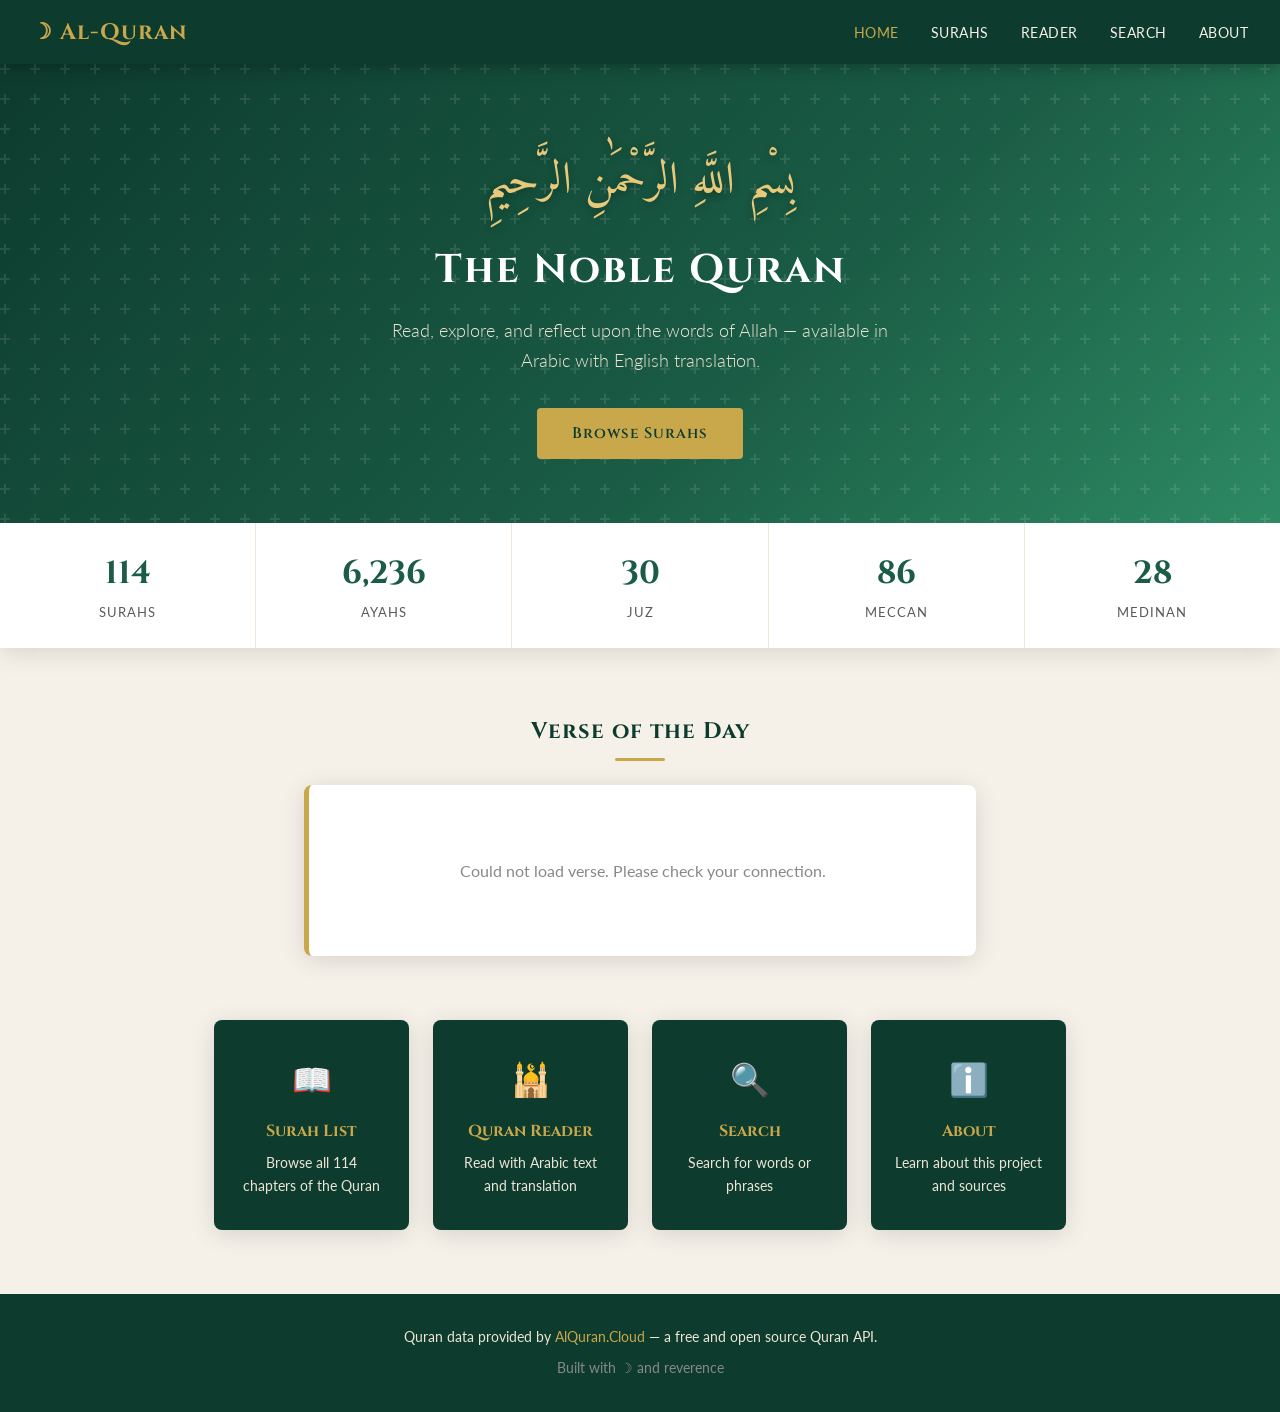
<file: index.html>
<!DOCTYPE html>
<html lang="en">
<head>
  <meta charset="UTF-8" />
  <meta name="viewport" content="width=device-width, initial-scale=1.0"/>
  <title>Al-Quran — The Noble Book</title>
  <link rel="stylesheet" href="css/style.css"/>
  <link rel="manifest" href="manifest.json"/>
  <meta name="theme-color" content="#0d3b2e"/>
</head>
<body>

  <!-- NAVBAR -->
  <nav>
    <a href="index.html" class="nav-logo">☽ Al-Quran</a>
    <ul class="nav-links">
      <li><a href="index.html" class="active">Home</a></li>
      <li><a href="surah.html">Surahs</a></li>
      <li><a href="reader.html">Reader</a></li>
      <li><a href="search.html">Search</a></li>
      <li><a href="about.html">About</a></li>
    </ul>
  </nav>

  <!-- HERO -->
  <section class="hero">
    <div class="bismillah">بِسْمِ اللَّهِ الرَّحْمَٰنِ الرَّحِيمِ</div>
    <h1>The Noble Quran</h1>
    <p>Read, explore, and reflect upon the words of Allah — available in Arabic with English translation.</p>
    <a href="surah.html" class="hero-btn">Browse Surahs</a>
  </section>

  <!-- STATS -->
  <div class="stats">
    <div class="stat-item">
      <div class="stat-number">114</div>
      <div class="stat-label">Surahs</div>
    </div>
    <div class="stat-item">
      <div class="stat-number">6,236</div>
      <div class="stat-label">Ayahs</div>
    </div>
    <div class="stat-item">
      <div class="stat-number">30</div>
      <div class="stat-label">Juz</div>
    </div>
    <div class="stat-item">
      <div class="stat-number">86</div>
      <div class="stat-label">Meccan</div>
    </div>
    <div class="stat-item">
      <div class="stat-number">28</div>
      <div class="stat-label">Medinan</div>
    </div>
  </div>

  <!-- VERSE OF THE DAY -->
  <section class="votd-section">
    <h2 class="section-title">Verse of the Day <span></span></h2>
    <div class="votd-card" id="votd">
      <div class="loading"></div>
    </div>
  </section>

  <!-- QUICK LINKS -->
  <div class="quick-links">
    <a href="surah.html" class="ql-card">
      <span class="ql-icon">📖</span>
      <h3>Surah List</h3>
      <p>Browse all 114 chapters of the Quran</p>
    </a>
    <a href="reader.html" class="ql-card">
      <span class="ql-icon">🕌</span>
      <h3>Quran Reader</h3>
      <p>Read with Arabic text and translation</p>
    </a>
    <a href="search.html" class="ql-card">
      <span class="ql-icon">🔍</span>
      <h3>Search</h3>
      <p>Search for words or phrases</p>
    </a>
    <a href="about.html" class="ql-card">
      <span class="ql-icon">ℹ️</span>
      <h3>About</h3>
      <p>Learn about this project and sources</p>
    </a>
  </div>

  <!-- FOOTER -->
  <footer>
    <p>Quran data provided by <a href="https://alquran.cloud" target="_blank">AlQuran.Cloud</a> — a free and open source Quran API.</p>
    <p style="margin-top:0.5rem; color:#888;">Built with ☽ and reverence</p>
  </footer>

  <button id="back-top" onclick="window.scrollTo({top:0,behavior:'smooth'})">↑</button>

  <script>
    // Back to top button
    window.addEventListener('scroll', () => {
      document.getElementById('back-top').style.display = window.scrollY > 300 ? 'block' : 'none';
    });

    // Verse of the Day — random ayah based on today's date
    async function loadVerseOfDay() {
      const today = new Date();
      const surahNum = (today.getDate() % 114) + 1;
      const el = document.getElementById('votd');
      try {
        const res = await fetch(`https://api.alquran.cloud/v1/surah/${surahNum}/editions/quran-simple,en.asad`);
        const data = await res.json();
        const arabicAyahs = data.data[0].ayahs;
        const englishAyahs = data.data[1].ayahs;
        const idx = today.getMonth() % arabicAyahs.length;
        const arabic = arabicAyahs[idx].text;
        const english = englishAyahs[idx].text;
        const ref = `Surah ${data.data[1].englishName} — ${surahNum}:${idx + 1}`;
        el.innerHTML = `
          <div class="votd-arabic">${arabic}</div>
          <div class="votd-translation">${english}</div>
          <div class="votd-ref">${ref}</div>
        `;
      } catch {
        el.innerHTML = '<p style="color:#888;padding:2rem;">Could not load verse. Please check your connection.</p>';
      }
    }

    loadVerseOfDay();

    // Register Service Worker
    if ('serviceWorker' in navigator) {
      navigator.serviceWorker.register('./sw.js').then(reg => {
        // Once SW is active, trigger background caching of all surahs
        if (reg.active) {
          reg.active.postMessage('CACHE_ALL_SURAHS');
        }
        reg.addEventListener('updatefound', () => {
          reg.installing.addEventListener('statechange', e => {
            if (e.target.state === 'activated') {
              e.target.postMessage('CACHE_ALL_SURAHS');
            }
          });
        });
      });
    }

    // Offline / Online banner
    const banner = document.createElement('div');
    banner.id = 'offline-banner';
    banner.style.cssText = 'display:none;position:fixed;bottom:0;left:0;right:0;background:#c0392b;color:#fff;text-align:center;padding:0.6rem;font-size:0.85rem;z-index:999;';
    banner.textContent = '⚠️ You are offline — showing cached content';
    document.body.appendChild(banner);

    window.addEventListener('offline', () => banner.style.display = 'block');
    window.addEventListener('online', () => banner.style.display = 'none');
    if (!navigator.onLine) banner.style.display = 'block';
  </script>
</body>
</html>
</file>
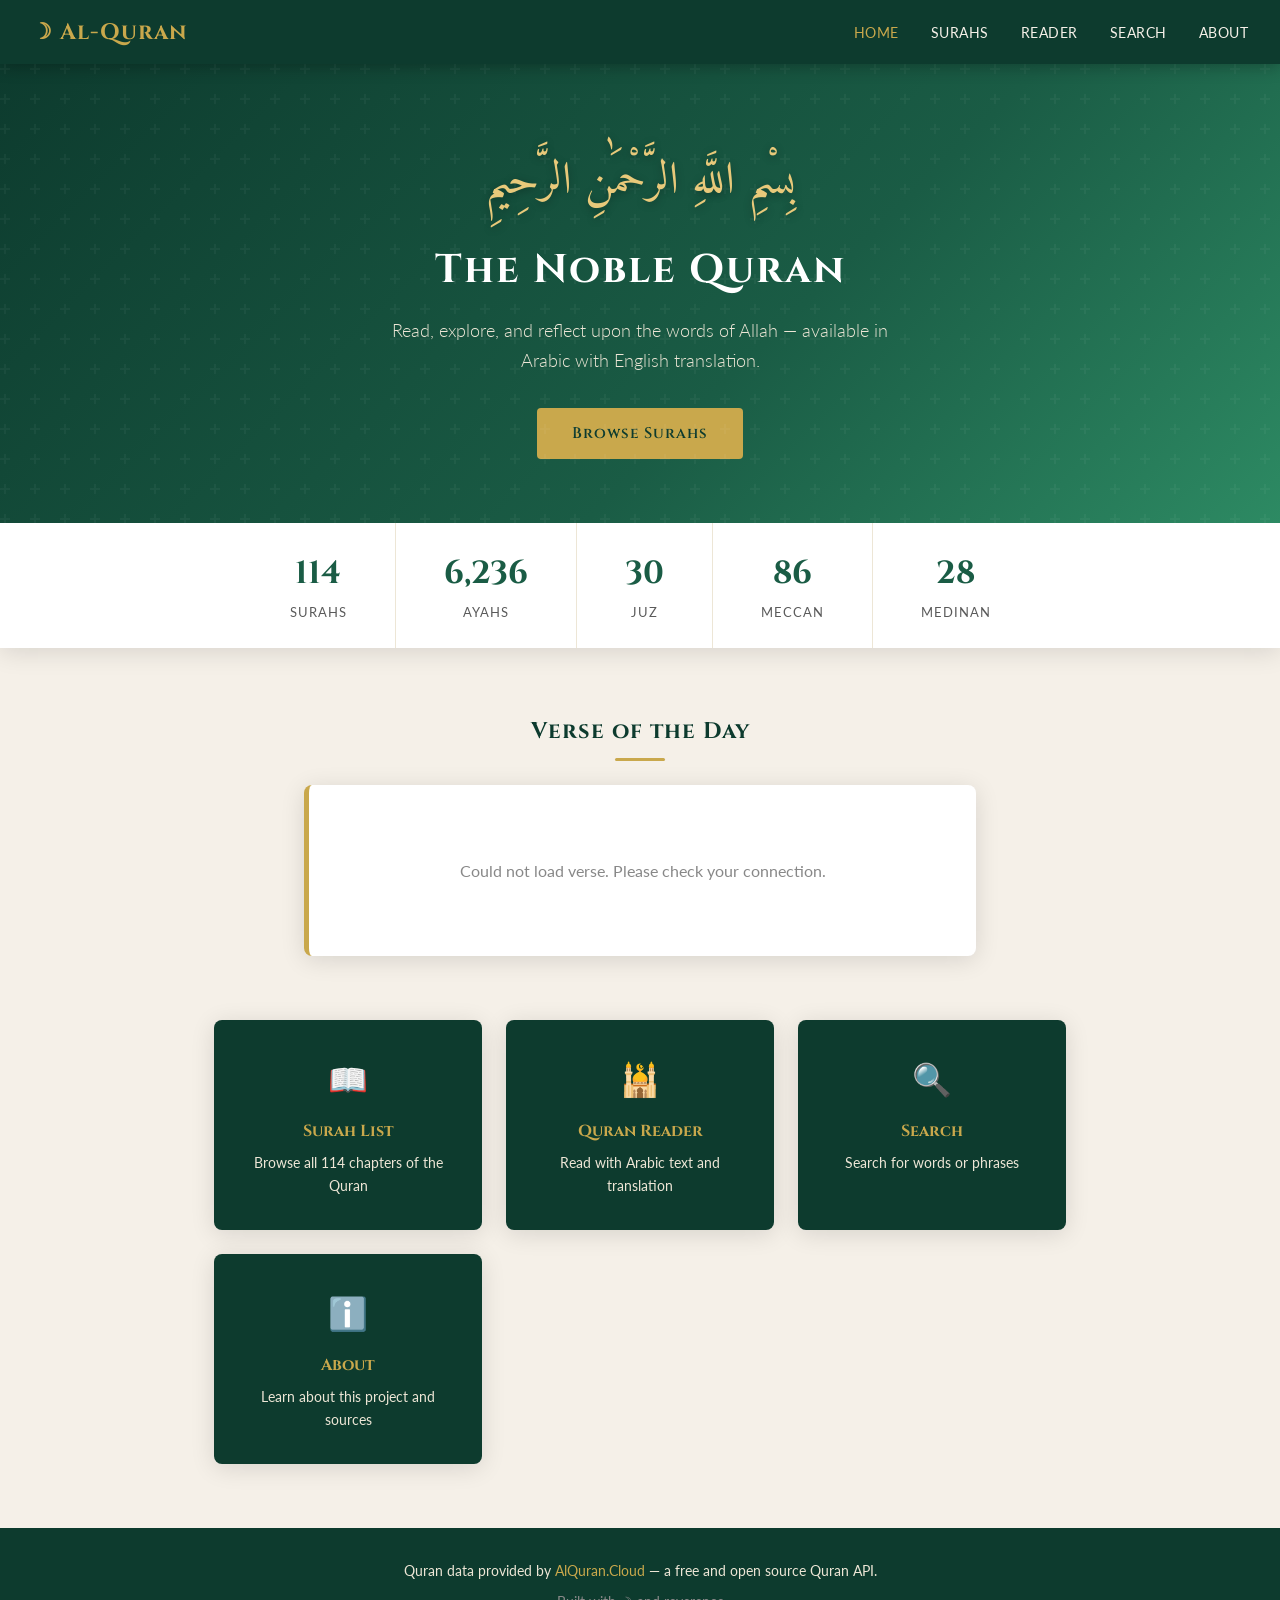
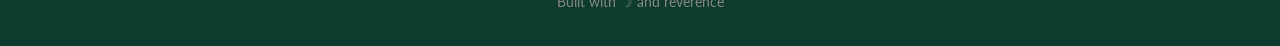
<file: quran-website/index.html>
<!DOCTYPE html>
<html lang="en">
<head>
  <meta charset="UTF-8" />
  <meta name="viewport" content="width=device-width, initial-scale=1.0"/>
  <title>Al-Quran — The Noble Book</title>
  <link rel="stylesheet" href="css/style.css"/>
</head>
<body>

  <!-- NAVBAR -->
  <nav>
    <a href="index.html" class="nav-logo">☽ Al-Quran</a>
    <ul class="nav-links">
      <li><a href="index.html" class="active">Home</a></li>
      <li><a href="surah.html">Surahs</a></li>
      <li><a href="reader.html">Reader</a></li>
      <li><a href="search.html">Search</a></li>
      <li><a href="about.html">About</a></li>
    </ul>
  </nav>

  <!-- HERO -->
  <section class="hero">
    <div class="bismillah">بِسْمِ اللَّهِ الرَّحْمَٰنِ الرَّحِيمِ</div>
    <h1>The Noble Quran</h1>
    <p>Read, explore, and reflect upon the words of Allah — available in Arabic with English translation.</p>
    <a href="surah.html" class="hero-btn">Browse Surahs</a>
  </section>

  <!-- STATS -->
  <div class="stats">
    <div class="stat-item">
      <div class="stat-number">114</div>
      <div class="stat-label">Surahs</div>
    </div>
    <div class="stat-item">
      <div class="stat-number">6,236</div>
      <div class="stat-label">Ayahs</div>
    </div>
    <div class="stat-item">
      <div class="stat-number">30</div>
      <div class="stat-label">Juz</div>
    </div>
    <div class="stat-item">
      <div class="stat-number">86</div>
      <div class="stat-label">Meccan</div>
    </div>
    <div class="stat-item">
      <div class="stat-number">28</div>
      <div class="stat-label">Medinan</div>
    </div>
  </div>

  <!-- VERSE OF THE DAY -->
  <section class="votd-section">
    <h2 class="section-title">Verse of the Day <span></span></h2>
    <div class="votd-card" id="votd">
      <div class="loading"></div>
    </div>
  </section>

  <!-- QUICK LINKS -->
  <div class="quick-links">
    <a href="surah.html" class="ql-card">
      <span class="ql-icon">📖</span>
      <h3>Surah List</h3>
      <p>Browse all 114 chapters of the Quran</p>
    </a>
    <a href="reader.html" class="ql-card">
      <span class="ql-icon">🕌</span>
      <h3>Quran Reader</h3>
      <p>Read with Arabic text and translation</p>
    </a>
    <a href="search.html" class="ql-card">
      <span class="ql-icon">🔍</span>
      <h3>Search</h3>
      <p>Search for words or phrases</p>
    </a>
    <a href="about.html" class="ql-card">
      <span class="ql-icon">ℹ️</span>
      <h3>About</h3>
      <p>Learn about this project and sources</p>
    </a>
  </div>

  <!-- FOOTER -->
  <footer>
    <p>Quran data provided by <a href="https://alquran.cloud" target="_blank">AlQuran.Cloud</a> — a free and open source Quran API.</p>
    <p style="margin-top:0.5rem; color:#888;">Built with ☽ and reverence</p>
  </footer>

  <button id="back-top" onclick="window.scrollTo({top:0,behavior:'smooth'})">↑</button>

  <script>
    // Back to top button
    window.addEventListener('scroll', () => {
      document.getElementById('back-top').style.display = window.scrollY > 300 ? 'block' : 'none';
    });

    // Verse of the Day — random ayah based on today's date
    async function loadVerseOfDay() {
      const today = new Date();
      const surahNum = (today.getDate() % 114) + 1;
      const el = document.getElementById('votd');
      try {
        const res = await fetch(`https://api.alquran.cloud/v1/surah/${surahNum}/editions/quran-simple,en.asad`);
        const data = await res.json();
        const arabicAyahs = data.data[0].ayahs;
        const englishAyahs = data.data[1].ayahs;
        const idx = today.getMonth() % arabicAyahs.length;
        const arabic = arabicAyahs[idx].text;
        const english = englishAyahs[idx].text;
        const ref = `Surah ${data.data[1].englishName} — ${surahNum}:${idx + 1}`;
        el.innerHTML = `
          <div class="votd-arabic">${arabic}</div>
          <div class="votd-translation">${english}</div>
          <div class="votd-ref">${ref}</div>
        `;
      } catch {
        el.innerHTML = '<p style="color:#888;padding:2rem;">Could not load verse. Please check your connection.</p>';
      }
    }

    loadVerseOfDay();
  </script>
</body>
</html>
</file>
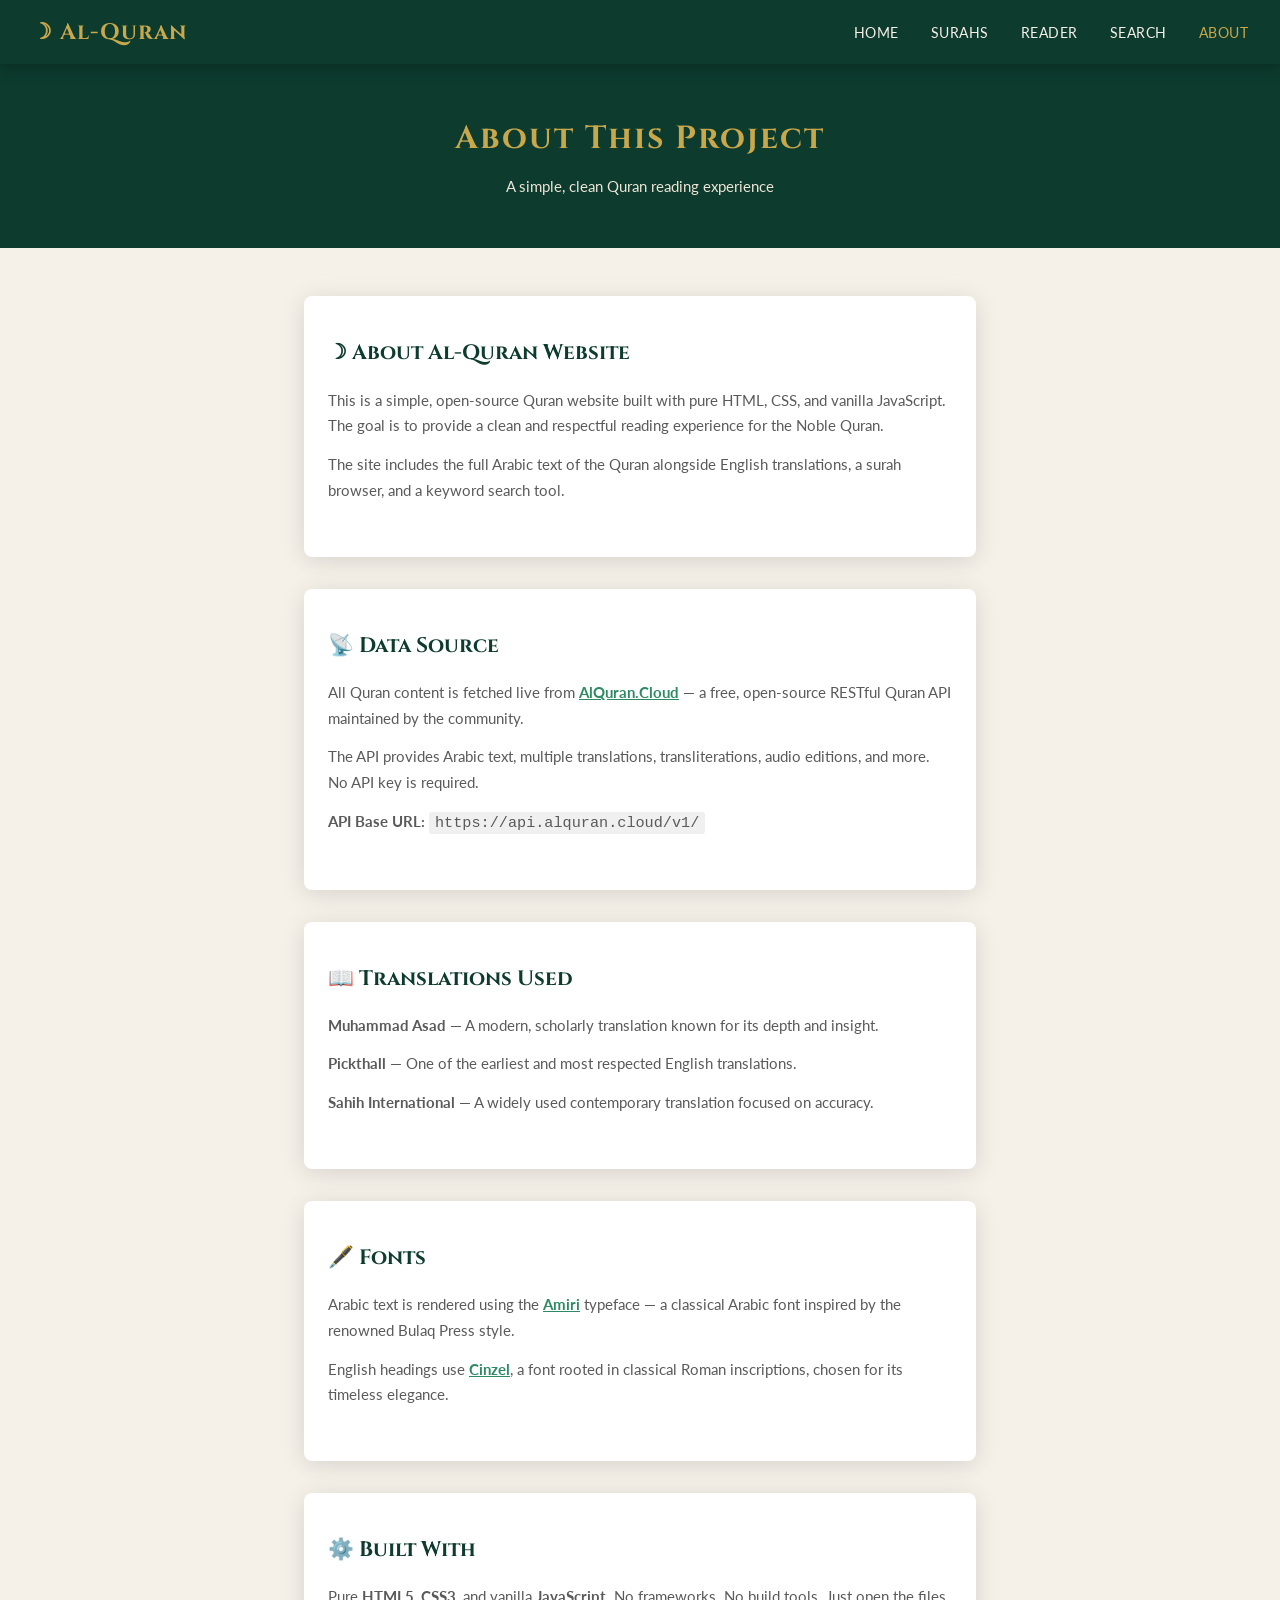
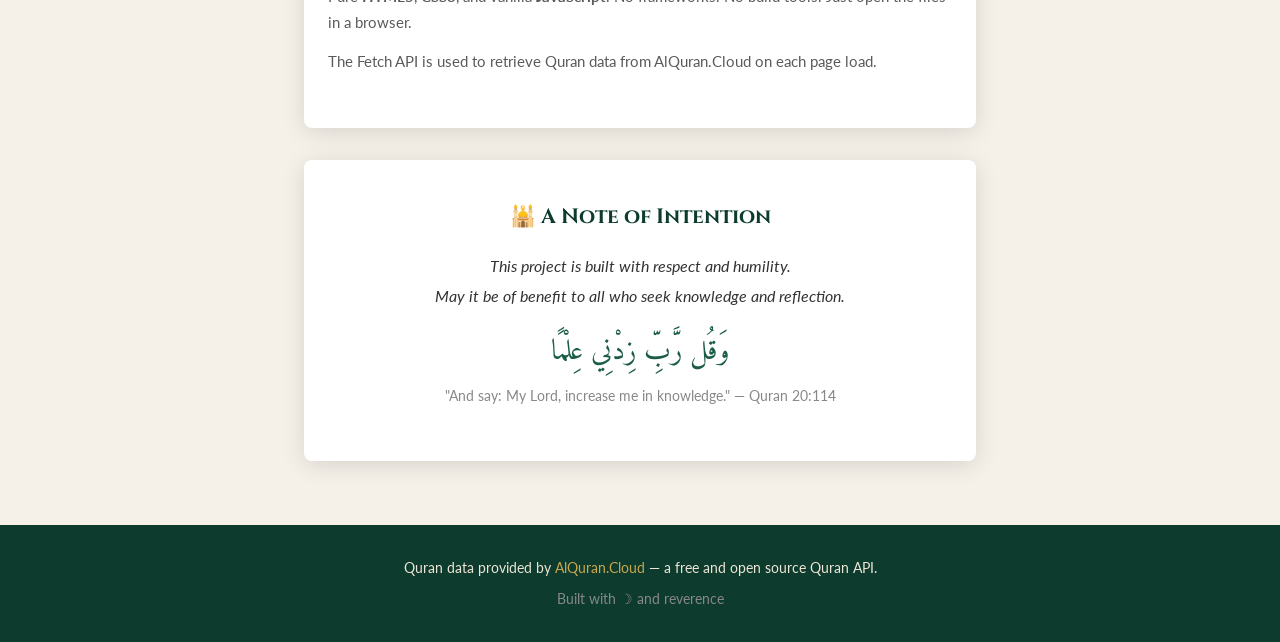
<file: about.html>
<!DOCTYPE html>
<html lang="en">
<head>
  <meta charset="UTF-8" />
  <meta name="viewport" content="width=device-width, initial-scale=1.0"/>
  <title>About — Al-Quran</title>
  <link rel="stylesheet" href="css/style.css"/>
  <link rel="manifest" href="manifest.json"/>
  <meta name="theme-color" content="#0d3b2e"/>
</head>
<body>

  <nav>
    <a href="index.html" class="nav-logo">☽ Al-Quran</a>
    <ul class="nav-links">
      <li><a href="index.html">Home</a></li>
      <li><a href="surah.html">Surahs</a></li>
      <li><a href="reader.html">Reader</a></li>
      <li><a href="search.html">Search</a></li>
      <li><a href="about.html" class="active">About</a></li>
    </ul>
  </nav>

  <div class="page-header">
    <h1>About This Project</h1>
    <p>A simple, clean Quran reading experience</p>
  </div>

  <div class="about-content">

    <div class="about-card">
      <h2>☽ About Al-Quran Website</h2>
      <p>This is a simple, open-source Quran website built with pure HTML, CSS, and vanilla JavaScript. The goal is to provide a clean and respectful reading experience for the Noble Quran.</p>
      <p>The site includes the full Arabic text of the Quran alongside English translations, a surah browser, and a keyword search tool.</p>
    </div>

    <div class="about-card">
      <h2>📡 Data Source</h2>
      <p>All Quran content is fetched live from <a href="https://alquran.cloud" target="_blank">AlQuran.Cloud</a> — a free, open-source RESTful Quran API maintained by the community.</p>
      <p>The API provides Arabic text, multiple translations, transliterations, audio editions, and more. No API key is required.</p>
      <p><strong>API Base URL:</strong> <code style="background:#f0f0f0;padding:2px 6px;border-radius:3px;">https://api.alquran.cloud/v1/</code></p>
    </div>

    <div class="about-card">
      <h2>📖 Translations Used</h2>
      <p><strong>Muhammad Asad</strong> — A modern, scholarly translation known for its depth and insight.</p>
      <p><strong>Pickthall</strong> — One of the earliest and most respected English translations.</p>
      <p><strong>Sahih International</strong> — A widely used contemporary translation focused on accuracy.</p>
    </div>

    <div class="about-card">
      <h2>🖋️ Fonts</h2>
      <p>Arabic text is rendered using the <a href="https://fonts.google.com/specimen/Amiri" target="_blank">Amiri</a> typeface — a classical Arabic font inspired by the renowned Bulaq Press style.</p>
      <p>English headings use <a href="https://fonts.google.com/specimen/Cinzel" target="_blank">Cinzel</a>, a font rooted in classical Roman inscriptions, chosen for its timeless elegance.</p>
    </div>

    <div class="about-card">
      <h2>⚙️ Built With</h2>
      <p>Pure <strong>HTML5</strong>, <strong>CSS3</strong>, and vanilla <strong>JavaScript</strong>. No frameworks. No build tools. Just open the files in a browser.</p>
      <p>The Fetch API is used to retrieve Quran data from AlQuran.Cloud on each page load.</p>
    </div>

    <div class="about-card" style="text-align:center;">
      <h2>🕌 A Note of Intention</h2>
      <p style="font-style:italic;font-size:1rem;color:#333;line-height:1.9;">
        This project is built with respect and humility.<br/>
        May it be of benefit to all who seek knowledge and reflection.
      </p>
      <div style="font-family:'Amiri',serif;font-size:1.8rem;direction:rtl;color:#1a5c45;margin-top:1rem;">
        وَقُل رَّبِّ زِدْنِي عِلْمًا
      </div>
      <p style="font-size:0.85rem;color:#888;margin-top:0.5rem;">"And say: My Lord, increase me in knowledge." — Quran 20:114</p>
    </div>

  </div>

  <footer>
    <p>Quran data provided by <a href="https://alquran.cloud" target="_blank">AlQuran.Cloud</a> — a free and open source Quran API.</p>
    <p style="margin-top:0.5rem;color:#888;">Built with ☽ and reverence</p>
  </footer>

  <button id="back-top" onclick="window.scrollTo({top:0,behavior:'smooth'})">↑</button>

  <script>
    window.addEventListener('scroll', () => {
      document.getElementById('back-top').style.display = window.scrollY > 300 ? 'block' : 'none';
    });

    if ('serviceWorker' in navigator) navigator.serviceWorker.register('./sw.js');
    const offBanner = document.createElement('div');
    offBanner.style.cssText = 'display:none;position:fixed;bottom:0;left:0;right:0;background:#c0392b;color:#fff;text-align:center;padding:0.6rem;font-size:0.85rem;z-index:999;';
    offBanner.textContent = '⚠️ You are offline — showing cached content';
    document.body.appendChild(offBanner);
    window.addEventListener('offline', () => offBanner.style.display = 'block');
    window.addEventListener('online', () => offBanner.style.display = 'none');
    if (!navigator.onLine) offBanner.style.display = 'block';
  </script>
</body>
</html>
</file>
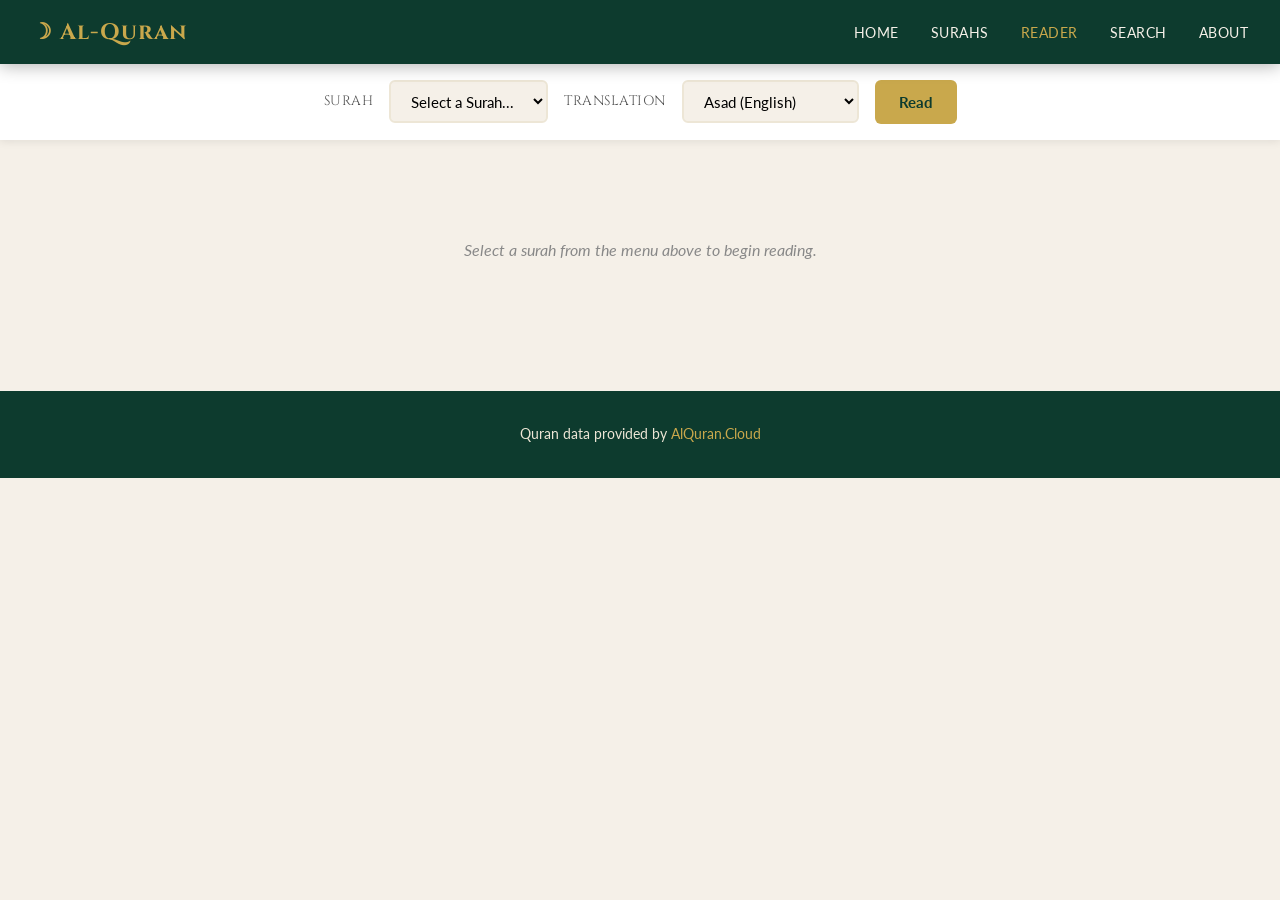
<file: reader.html>
<!DOCTYPE html>
<html lang="en">
<head>
  <meta charset="UTF-8" />
  <meta name="viewport" content="width=device-width, initial-scale=1.0"/>
  <title>Reader — Al-Quran</title>
  <link rel="stylesheet" href="css/style.css"/>
  <link rel="manifest" href="manifest.json"/>
  <meta name="theme-color" content="#0d3b2e"/>
</head>
<body>

  <nav>
    <a href="index.html" class="nav-logo">☽ Al-Quran</a>
    <ul class="nav-links">
      <li><a href="index.html">Home</a></li>
      <li><a href="surah.html">Surahs</a></li>
      <li><a href="reader.html" class="active">Reader</a></li>
      <li><a href="search.html">Search</a></li>
      <li><a href="about.html">About</a></li>
    </ul>
  </nav>

  <!-- CONTROLS -->
  <div class="reader-controls">
    <label for="surah-select" style="font-family:'Cinzel',serif;font-size:0.85rem;color:#555;letter-spacing:0.5px;">SURAH</label>
    <select id="surah-select" onchange="loadSurah(this.value)">
      <option value="">Select a Surah...</option>
    </select>
    <label for="trans-select" style="font-family:'Cinzel',serif;font-size:0.85rem;color:#555;letter-spacing:0.5px;">TRANSLATION</label>
    <select id="trans-select" onchange="loadSurah(document.getElementById('surah-select').value)">
      <option value="en.asad">Asad (English)</option>
      <option value="en.pickthall">Pickthall (English)</option>
      <option value="en.sahih">Sahih International</option>
    </select>
    <button class="btn btn-gold" onclick="loadSurah(document.getElementById('surah-select').value)">Read</button>
  </div>

  <!-- AYAH LIST -->
  <div class="ayah-list" id="ayah-list">
    <p style="text-align:center;color:#888;padding:4rem;font-style:italic;">Select a surah from the menu above to begin reading.</p>
  </div>

  <!-- PREV / NEXT -->
  <div class="reader-nav" id="reader-nav" style="display:none;">
    <button class="btn" id="prev-btn" onclick="navigateSurah(-1)">← Previous</button>
    <button class="btn" id="next-btn" onclick="navigateSurah(1)">Next →</button>
  </div>

  <footer>
    <p>Quran data provided by <a href="https://alquran.cloud" target="_blank">AlQuran.Cloud</a></p>
  </footer>

  <button id="back-top" onclick="window.scrollTo({top:0,behavior:'smooth'})">↑</button>

  <script>
    let currentSurah = 1;

    window.addEventListener('scroll', () => {
      document.getElementById('back-top').style.display = window.scrollY > 300 ? 'block' : 'none';
    });

    // Populate surah dropdown
    async function populateDropdown() {
      const select = document.getElementById('surah-select');
      try {
        const res = await fetch('https://api.alquran.cloud/v1/surah');
        const data = await res.json();
        data.data.forEach(s => {
          const opt = document.createElement('option');
          opt.value = s.number;
          opt.textContent = `${s.number}. ${s.englishName} (${s.name})`;
          select.appendChild(opt);
        });

        // Check for URL param
        const params = new URLSearchParams(window.location.search);
        const surahParam = params.get('surah');
        if (surahParam) {
          select.value = surahParam;
          loadSurah(surahParam);
        }
      } catch {
        console.error('Failed to load surah list');
      }
    }

    async function loadSurah(num) {
      if (!num) return;
      currentSurah = parseInt(num);
      const trans = document.getElementById('trans-select').value;
      const container = document.getElementById('ayah-list');
      container.innerHTML = '<div class="loading"></div>';

      try {
        const res = await fetch(`https://api.alquran.cloud/v1/surah/${num}/editions/quran-simple,${trans}`);
        const data = await res.json();
        const arabicAyahs = data.data[0].ayahs;
        const translAyahs = data.data[1].ayahs;
        const surahName = data.data[1].englishName;
        const revelationType = data.data[0].revelationType;

        let html = `<div class="bismillah-reader">بِسْمِ اللَّهِ الرَّحْمَٰنِ الرَّحِيمِ</div>`;
        html += `<p style="text-align:center;font-family:'Cinzel',serif;color:#1a5c45;margin-bottom:2rem;letter-spacing:1px;">${surahName} &bull; ${revelationType} &bull; ${arabicAyahs.length} Verses</p>`;

        arabicAyahs.forEach((ayah, i) => {
          html += `
            <div class="ayah-card">
              <span class="ayah-number">Ayah ${ayah.numberInSurah}</span>
              <div class="ayah-arabic">${ayah.text}</div>
              <div class="ayah-translation">${translAyahs[i].text}</div>
            </div>
          `;
        });

        container.innerHTML = html;
        document.getElementById('reader-nav').style.display = 'flex';
        document.getElementById('prev-btn').disabled = currentSurah <= 1;
        document.getElementById('next-btn').disabled = currentSurah >= 114;
        window.scrollTo({ top: 0, behavior: 'smooth' });
      } catch {
        container.innerHTML = '<p style="color:#888;text-align:center;padding:2rem;">Failed to load surah. Please check your connection.</p>';
      }
    }

    function navigateSurah(dir) {
      const next = currentSurah + dir;
      if (next < 1 || next > 114) return;
      document.getElementById('surah-select').value = next;
      loadSurah(next);
    }

    populateDropdown();

    if ('serviceWorker' in navigator) navigator.serviceWorker.register('./sw.js');
    const offBanner = document.createElement('div');
    offBanner.style.cssText = 'display:none;position:fixed;bottom:0;left:0;right:0;background:#c0392b;color:#fff;text-align:center;padding:0.6rem;font-size:0.85rem;z-index:999;';
    offBanner.textContent = '⚠️ You are offline — showing cached content';
    document.body.appendChild(offBanner);
    window.addEventListener('offline', () => offBanner.style.display = 'block');
    window.addEventListener('online', () => offBanner.style.display = 'none');
    if (!navigator.onLine) offBanner.style.display = 'block';
  </script>
</body>
</html>
</file>
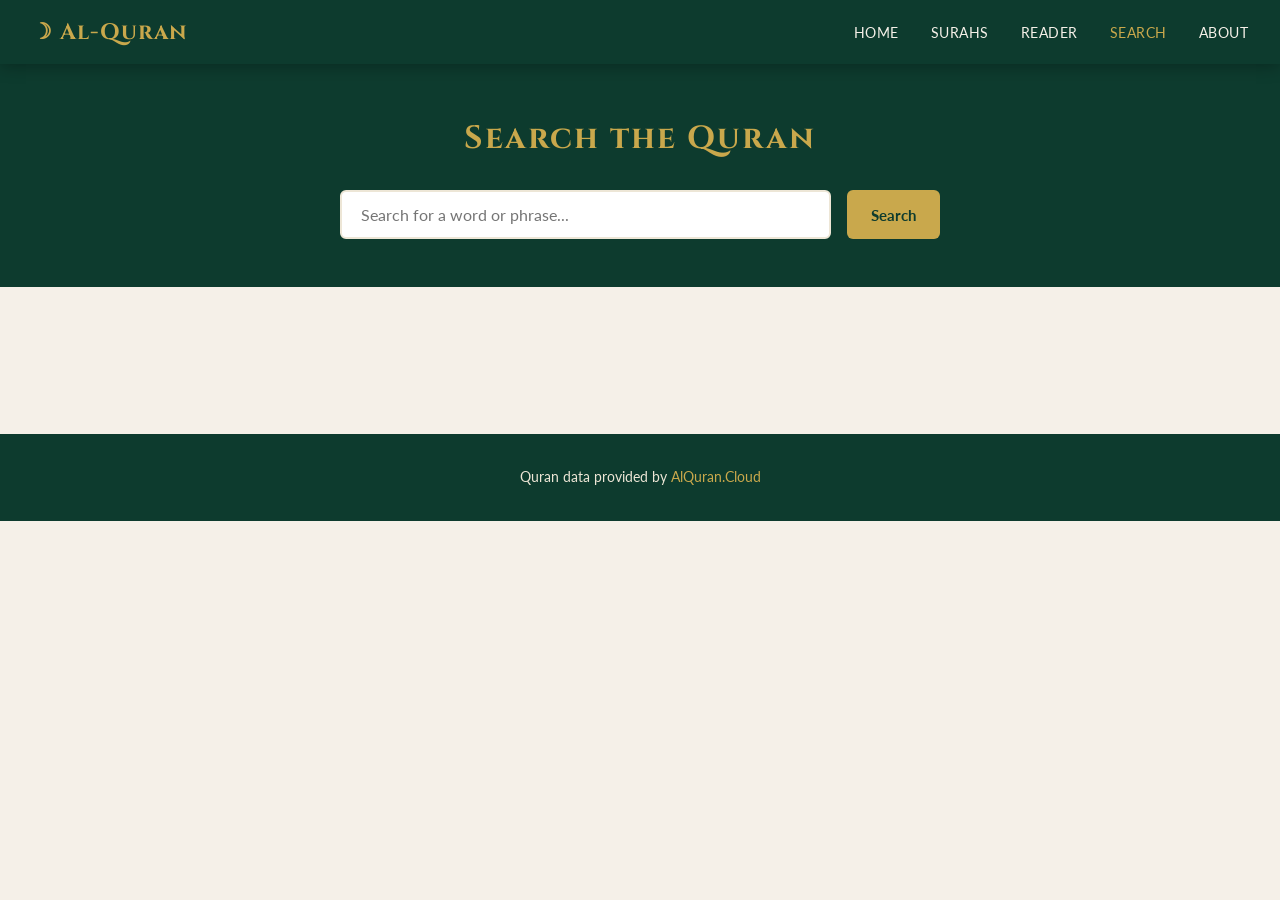
<file: search.html>
<!DOCTYPE html>
<html lang="en">
<head>
  <meta charset="UTF-8" />
  <meta name="viewport" content="width=device-width, initial-scale=1.0"/>
  <title>Search — Al-Quran</title>
  <link rel="stylesheet" href="css/style.css"/>
  <link rel="manifest" href="manifest.json"/>
  <meta name="theme-color" content="#0d3b2e"/>
</head>
<body>

  <nav>
    <a href="index.html" class="nav-logo">☽ Al-Quran</a>
    <ul class="nav-links">
      <li><a href="index.html">Home</a></li>
      <li><a href="surah.html">Surahs</a></li>
      <li><a href="reader.html">Reader</a></li>
      <li><a href="search.html" class="active">Search</a></li>
      <li><a href="about.html">About</a></li>
    </ul>
  </nav>

  <!-- SEARCH HERO -->
  <div class="search-hero">
    <h1>Search the Quran</h1>
    <div class="search-bar">
      <input type="text" id="search-input" placeholder="Search for a word or phrase..." />
      <button class="btn btn-gold" onclick="runSearch()">Search</button>
    </div>
  </div>

  <div class="container">
    <div id="results-info" style="color:#888;font-size:0.9rem;margin-bottom:1.2rem;"></div>
    <div id="results-container"></div>
  </div>

  <footer>
    <p>Quran data provided by <a href="https://alquran.cloud" target="_blank">AlQuran.Cloud</a></p>
  </footer>

  <button id="back-top" onclick="window.scrollTo({top:0,behavior:'smooth'})">↑</button>

  <script>
    window.addEventListener('scroll', () => {
      document.getElementById('back-top').style.display = window.scrollY > 300 ? 'block' : 'none';
    });

    // Allow Enter key to trigger search
    document.getElementById('search-input').addEventListener('keydown', e => {
      if (e.key === 'Enter') runSearch();
    });

    async function runSearch() {
      const q = document.getElementById('search-input').value.trim();
      if (!q) return;

      const container = document.getElementById('results-container');
      const info = document.getElementById('results-info');
      container.innerHTML = '<div class="loading"></div>';
      info.textContent = '';

      try {
        const res = await fetch(`https://api.alquran.cloud/v1/search/${encodeURIComponent(q)}/all/en.asad`);
        const data = await res.json();

        if (!data.data || data.data.count === 0) {
          info.textContent = `No results found for "${q}"`;
          container.innerHTML = '<p style="color:#888;text-align:center;padding:2rem;font-style:italic;">Try a different word or phrase.</p>';
          return;
        }

        const matches = data.data.matches;
        info.textContent = `Found ${data.data.count} result(s) for "${q}"`;

        container.innerHTML = matches.map(m => `
          <a class="result-card" href="reader.html?surah=${m.surah.number}">
            <div class="result-ref">${m.surah.englishName} — ${m.surah.number}:${m.numberInSurah}</div>
            <div class="result-text">${m.text}</div>
          </a>
        `).join('');
      } catch {
        container.innerHTML = '<p style="color:#888;text-align:center;padding:2rem;">Search failed. Please check your connection.</p>';
      }
    }

    if ('serviceWorker' in navigator) navigator.serviceWorker.register('./sw.js');
    const offBanner = document.createElement('div');
    offBanner.style.cssText = 'display:none;position:fixed;bottom:0;left:0;right:0;background:#c0392b;color:#fff;text-align:center;padding:0.6rem;font-size:0.85rem;z-index:999;';
    offBanner.textContent = '⚠️ You are offline — search requires an internet connection';
    document.body.appendChild(offBanner);
    window.addEventListener('offline', () => offBanner.style.display = 'block');
    window.addEventListener('online', () => offBanner.style.display = 'none');
    if (!navigator.onLine) offBanner.style.display = 'block';
  </script>
</body>
</html>
</file>
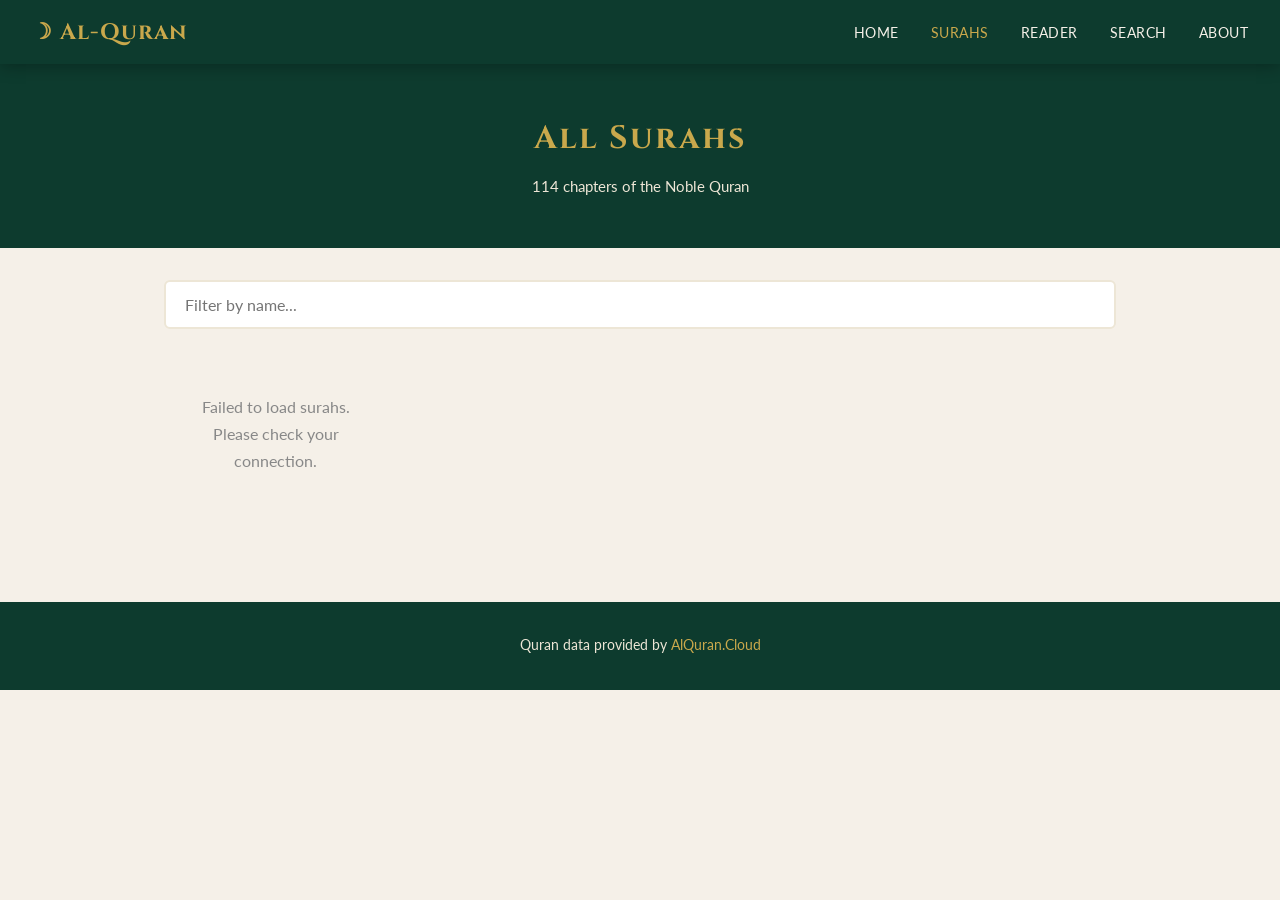
<file: surah.html>
<!DOCTYPE html>
<html lang="en">
<head>
  <meta charset="UTF-8" />
  <meta name="viewport" content="width=device-width, initial-scale=1.0"/>
  <title>Surah List — Al-Quran</title>
  <link rel="stylesheet" href="css/style.css"/>
  <link rel="manifest" href="manifest.json"/>
  <meta name="theme-color" content="#0d3b2e"/>
</head>
<body>

  <nav>
    <a href="index.html" class="nav-logo">☽ Al-Quran</a>
    <ul class="nav-links">
      <li><a href="index.html">Home</a></li>
      <li><a href="surah.html" class="active">Surahs</a></li>
      <li><a href="reader.html">Reader</a></li>
      <li><a href="search.html">Search</a></li>
      <li><a href="about.html">About</a></li>
    </ul>
  </nav>

  <div class="page-header">
    <h1>All Surahs</h1>
    <p>114 chapters of the Noble Quran</p>
  </div>

  <div class="container">
    <div class="search-bar">
      <input type="text" id="filter-input" placeholder="Filter by name..." oninput="filterSurahs()" />
    </div>

    <div id="surah-grid" class="surah-grid">
      <div class="loading"></div>
    </div>
  </div>

  <footer>
    <p>Quran data provided by <a href="https://alquran.cloud" target="_blank">AlQuran.Cloud</a></p>
  </footer>

  <button id="back-top" onclick="window.scrollTo({top:0,behavior:'smooth'})">↑</button>

  <script>
    let allSurahs = [];

    window.addEventListener('scroll', () => {
      document.getElementById('back-top').style.display = window.scrollY > 300 ? 'block' : 'none';
    });

    async function loadSurahs() {
      const grid = document.getElementById('surah-grid');
      try {
        const res = await fetch('https://api.alquran.cloud/v1/surah');
        const data = await res.json();
        allSurahs = data.data;
        renderSurahs(allSurahs);
      } catch {
        grid.innerHTML = '<p style="color:#888;text-align:center;padding:2rem;">Failed to load surahs. Please check your connection.</p>';
      }
    }

    function renderSurahs(surahs) {
      const grid = document.getElementById('surah-grid');
      if (surahs.length === 0) {
        grid.innerHTML = '<p style="color:#888;text-align:center;padding:2rem;">No surahs found.</p>';
        return;
      }
      grid.innerHTML = surahs.map(s => `
        <a class="surah-card" href="reader.html?surah=${s.number}">
          <div class="surah-num">${s.number}</div>
          <div class="surah-info">
            <div class="surah-name-en">${s.englishName}</div>
            <div class="surah-meta">${s.englishNameTranslation} &bull; ${s.numberOfAyahs} verses &bull; ${s.revelationType}</div>
          </div>
          <div class="surah-name-ar">${s.name}</div>
        </a>
      `).join('');
    }

    function filterSurahs() {
      const q = document.getElementById('filter-input').value.toLowerCase();
      const filtered = allSurahs.filter(s =>
        s.englishName.toLowerCase().includes(q) ||
        s.englishNameTranslation.toLowerCase().includes(q) ||
        String(s.number).includes(q)
      );
      renderSurahs(filtered);
    }

    loadSurahs();

    if ('serviceWorker' in navigator) navigator.serviceWorker.register('./sw.js');
    const offBanner = document.createElement('div');
    offBanner.style.cssText = 'display:none;position:fixed;bottom:0;left:0;right:0;background:#c0392b;color:#fff;text-align:center;padding:0.6rem;font-size:0.85rem;z-index:999;';
    offBanner.textContent = '⚠️ You are offline — showing cached content';
    document.body.appendChild(offBanner);
    window.addEventListener('offline', () => offBanner.style.display = 'block');
    window.addEventListener('online', () => offBanner.style.display = 'none');
    if (!navigator.onLine) offBanner.style.display = 'block';
  </script>
</body>
</html>
</file>
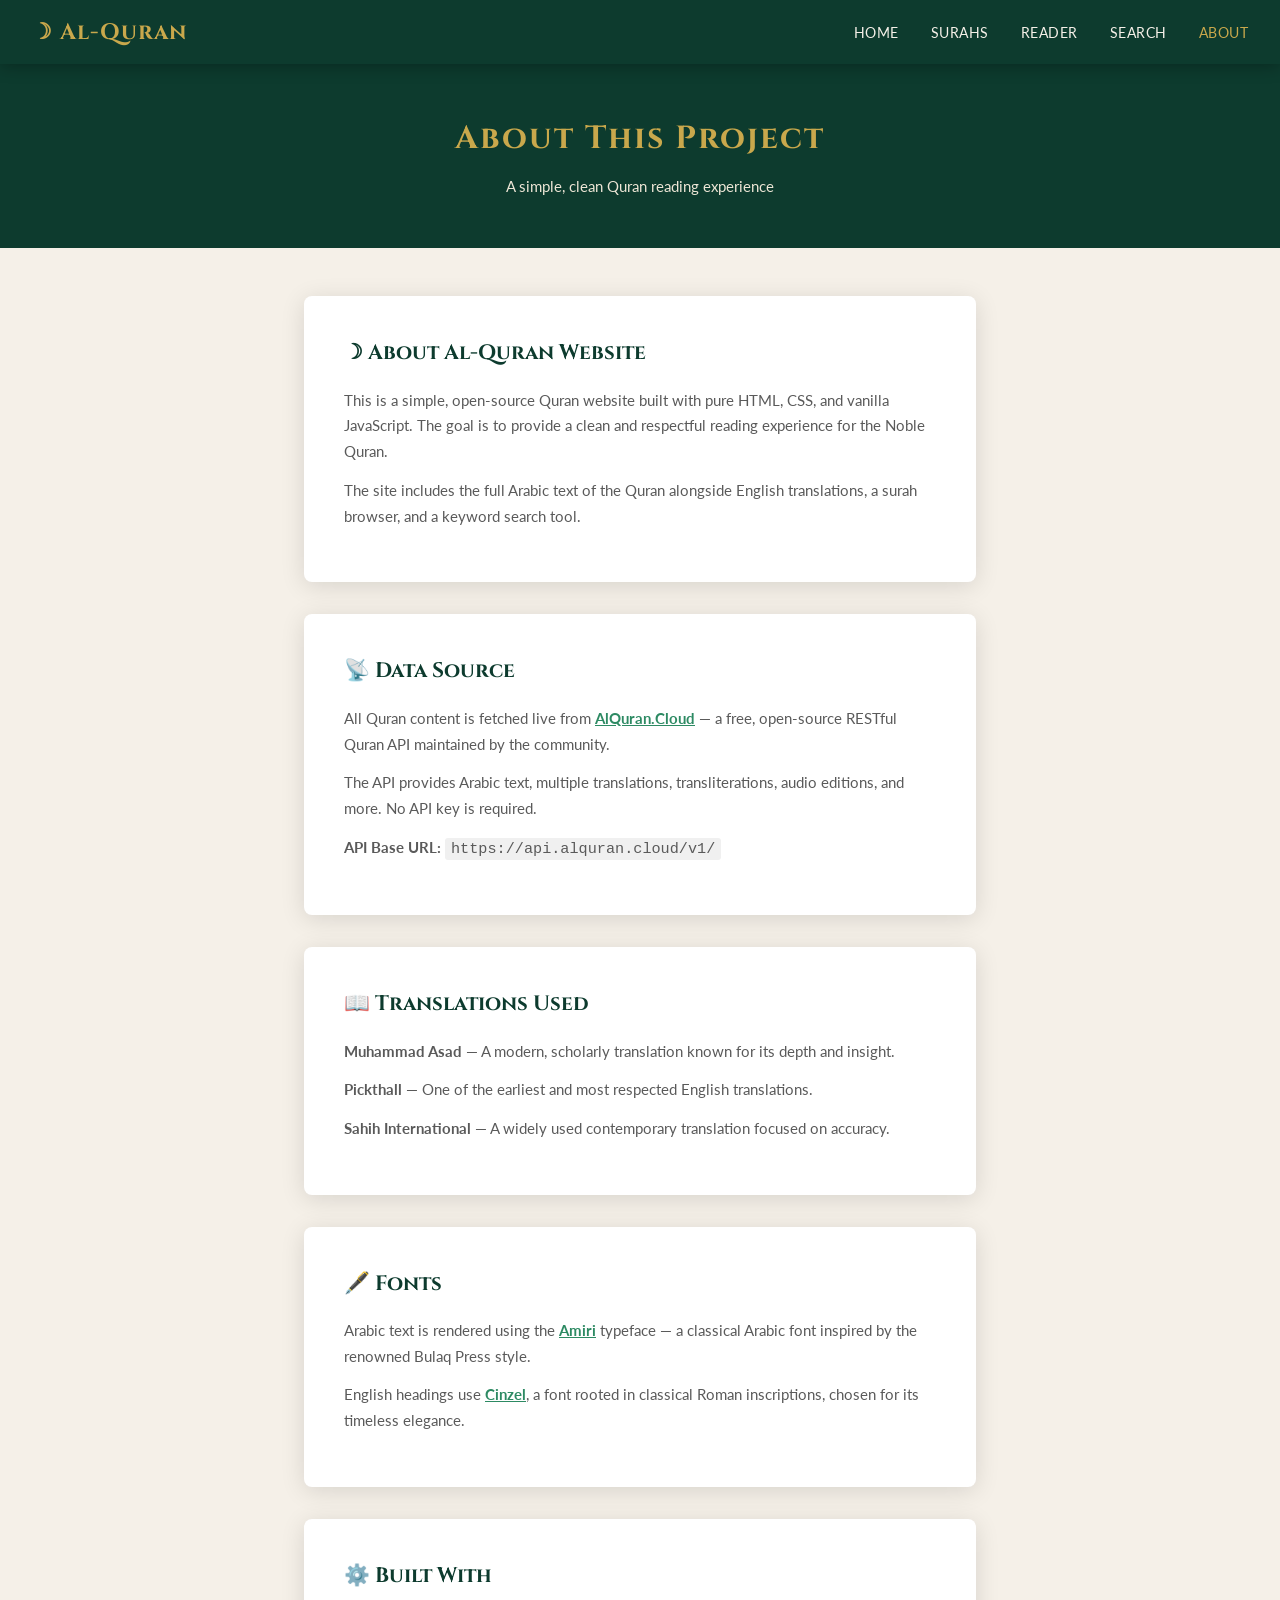
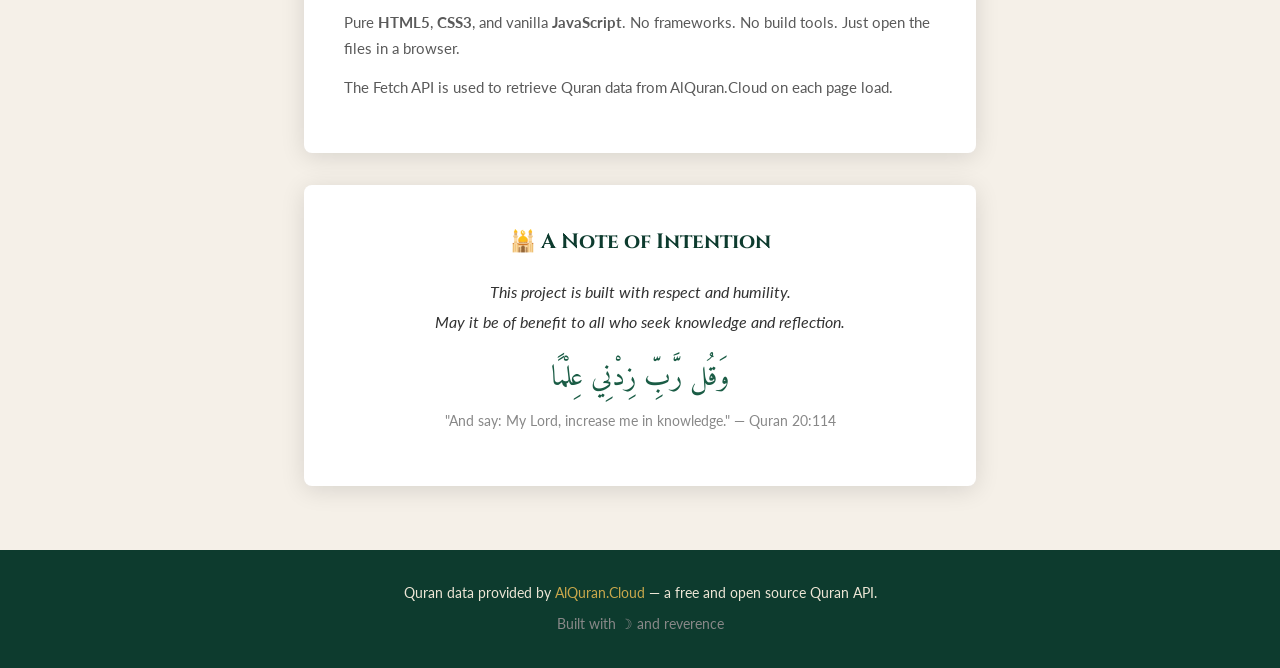
<file: quran-website/about.html>
<!DOCTYPE html>
<html lang="en">
<head>
  <meta charset="UTF-8" />
  <meta name="viewport" content="width=device-width, initial-scale=1.0"/>
  <title>About — Al-Quran</title>
  <link rel="stylesheet" href="css/style.css"/>
</head>
<body>

  <nav>
    <a href="index.html" class="nav-logo">☽ Al-Quran</a>
    <ul class="nav-links">
      <li><a href="index.html">Home</a></li>
      <li><a href="surah.html">Surahs</a></li>
      <li><a href="reader.html">Reader</a></li>
      <li><a href="search.html">Search</a></li>
      <li><a href="about.html" class="active">About</a></li>
    </ul>
  </nav>

  <div class="page-header">
    <h1>About This Project</h1>
    <p>A simple, clean Quran reading experience</p>
  </div>

  <div class="about-content">

    <div class="about-card">
      <h2>☽ About Al-Quran Website</h2>
      <p>This is a simple, open-source Quran website built with pure HTML, CSS, and vanilla JavaScript. The goal is to provide a clean and respectful reading experience for the Noble Quran.</p>
      <p>The site includes the full Arabic text of the Quran alongside English translations, a surah browser, and a keyword search tool.</p>
    </div>

    <div class="about-card">
      <h2>📡 Data Source</h2>
      <p>All Quran content is fetched live from <a href="https://alquran.cloud" target="_blank">AlQuran.Cloud</a> — a free, open-source RESTful Quran API maintained by the community.</p>
      <p>The API provides Arabic text, multiple translations, transliterations, audio editions, and more. No API key is required.</p>
      <p><strong>API Base URL:</strong> <code style="background:#f0f0f0;padding:2px 6px;border-radius:3px;">https://api.alquran.cloud/v1/</code></p>
    </div>

    <div class="about-card">
      <h2>📖 Translations Used</h2>
      <p><strong>Muhammad Asad</strong> — A modern, scholarly translation known for its depth and insight.</p>
      <p><strong>Pickthall</strong> — One of the earliest and most respected English translations.</p>
      <p><strong>Sahih International</strong> — A widely used contemporary translation focused on accuracy.</p>
    </div>

    <div class="about-card">
      <h2>🖋️ Fonts</h2>
      <p>Arabic text is rendered using the <a href="https://fonts.google.com/specimen/Amiri" target="_blank">Amiri</a> typeface — a classical Arabic font inspired by the renowned Bulaq Press style.</p>
      <p>English headings use <a href="https://fonts.google.com/specimen/Cinzel" target="_blank">Cinzel</a>, a font rooted in classical Roman inscriptions, chosen for its timeless elegance.</p>
    </div>

    <div class="about-card">
      <h2>⚙️ Built With</h2>
      <p>Pure <strong>HTML5</strong>, <strong>CSS3</strong>, and vanilla <strong>JavaScript</strong>. No frameworks. No build tools. Just open the files in a browser.</p>
      <p>The Fetch API is used to retrieve Quran data from AlQuran.Cloud on each page load.</p>
    </div>

    <div class="about-card" style="text-align:center;">
      <h2>🕌 A Note of Intention</h2>
      <p style="font-style:italic;font-size:1rem;color:#333;line-height:1.9;">
        This project is built with respect and humility.<br/>
        May it be of benefit to all who seek knowledge and reflection.
      </p>
      <div style="font-family:'Amiri',serif;font-size:1.8rem;direction:rtl;color:#1a5c45;margin-top:1rem;">
        وَقُل رَّبِّ زِدْنِي عِلْمًا
      </div>
      <p style="font-size:0.85rem;color:#888;margin-top:0.5rem;">"And say: My Lord, increase me in knowledge." — Quran 20:114</p>
    </div>

  </div>

  <footer>
    <p>Quran data provided by <a href="https://alquran.cloud" target="_blank">AlQuran.Cloud</a> — a free and open source Quran API.</p>
    <p style="margin-top:0.5rem;color:#888;">Built with ☽ and reverence</p>
  </footer>

  <button id="back-top" onclick="window.scrollTo({top:0,behavior:'smooth'})">↑</button>

  <script>
    window.addEventListener('scroll', () => {
      document.getElementById('back-top').style.display = window.scrollY > 300 ? 'block' : 'none';
    });
  </script>
</body>
</html>
</file>
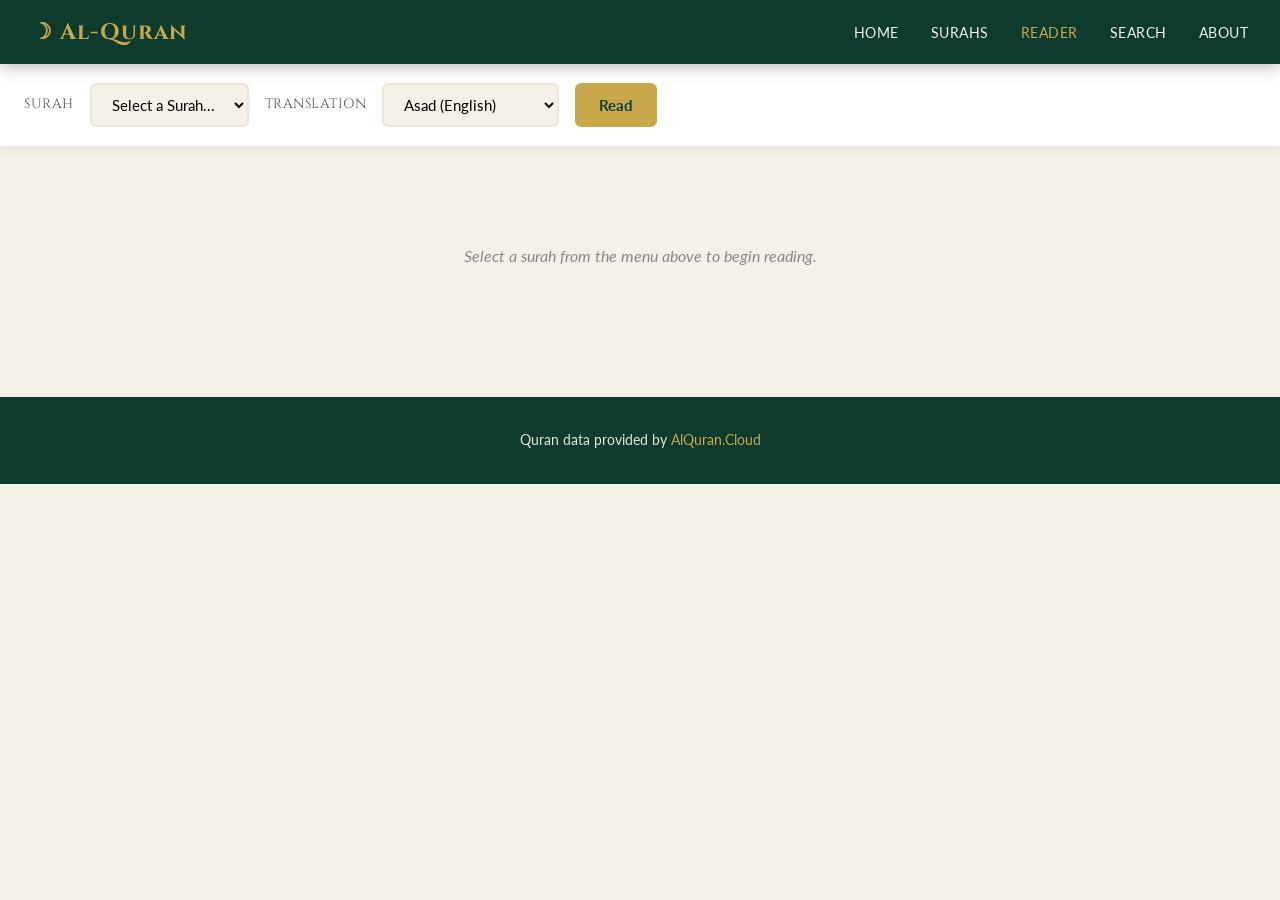
<file: quran-website/reader.html>
<!DOCTYPE html>
<html lang="en">
<head>
  <meta charset="UTF-8" />
  <meta name="viewport" content="width=device-width, initial-scale=1.0"/>
  <title>Reader — Al-Quran</title>
  <link rel="stylesheet" href="css/style.css"/>
</head>
<body>

  <nav>
    <a href="index.html" class="nav-logo">☽ Al-Quran</a>
    <ul class="nav-links">
      <li><a href="index.html">Home</a></li>
      <li><a href="surah.html">Surahs</a></li>
      <li><a href="reader.html" class="active">Reader</a></li>
      <li><a href="search.html">Search</a></li>
      <li><a href="about.html">About</a></li>
    </ul>
  </nav>

  <!-- CONTROLS -->
  <div class="reader-controls">
    <label for="surah-select" style="font-family:'Cinzel',serif;font-size:0.85rem;color:#555;letter-spacing:0.5px;">SURAH</label>
    <select id="surah-select" onchange="loadSurah(this.value)">
      <option value="">Select a Surah...</option>
    </select>
    <label for="trans-select" style="font-family:'Cinzel',serif;font-size:0.85rem;color:#555;letter-spacing:0.5px;">TRANSLATION</label>
    <select id="trans-select" onchange="loadSurah(document.getElementById('surah-select').value)">
      <option value="en.asad">Asad (English)</option>
      <option value="en.pickthall">Pickthall (English)</option>
      <option value="en.sahih">Sahih International</option>
    </select>
    <button class="btn btn-gold" onclick="loadSurah(document.getElementById('surah-select').value)">Read</button>
  </div>

  <!-- AYAH LIST -->
  <div class="ayah-list" id="ayah-list">
    <p style="text-align:center;color:#888;padding:4rem;font-style:italic;">Select a surah from the menu above to begin reading.</p>
  </div>

  <!-- PREV / NEXT -->
  <div class="reader-nav" id="reader-nav" style="display:none;">
    <button class="btn" id="prev-btn" onclick="navigateSurah(-1)">← Previous</button>
    <button class="btn" id="next-btn" onclick="navigateSurah(1)">Next →</button>
  </div>

  <footer>
    <p>Quran data provided by <a href="https://alquran.cloud" target="_blank">AlQuran.Cloud</a></p>
  </footer>

  <button id="back-top" onclick="window.scrollTo({top:0,behavior:'smooth'})">↑</button>

  <script>
    let currentSurah = 1;

    window.addEventListener('scroll', () => {
      document.getElementById('back-top').style.display = window.scrollY > 300 ? 'block' : 'none';
    });

    // Populate surah dropdown
    async function populateDropdown() {
      const select = document.getElementById('surah-select');
      try {
        const res = await fetch('https://api.alquran.cloud/v1/surah');
        const data = await res.json();
        data.data.forEach(s => {
          const opt = document.createElement('option');
          opt.value = s.number;
          opt.textContent = `${s.number}. ${s.englishName} (${s.name})`;
          select.appendChild(opt);
        });

        // Check for URL param
        const params = new URLSearchParams(window.location.search);
        const surahParam = params.get('surah');
        if (surahParam) {
          select.value = surahParam;
          loadSurah(surahParam);
        }
      } catch {
        console.error('Failed to load surah list');
      }
    }

    async function loadSurah(num) {
      if (!num) return;
      currentSurah = parseInt(num);
      const trans = document.getElementById('trans-select').value;
      const container = document.getElementById('ayah-list');
      container.innerHTML = '<div class="loading"></div>';

      try {
        const res = await fetch(`https://api.alquran.cloud/v1/surah/${num}/editions/quran-simple,${trans}`);
        const data = await res.json();
        const arabicAyahs = data.data[0].ayahs;
        const translAyahs = data.data[1].ayahs;
        const surahName = data.data[1].englishName;
        const revelationType = data.data[0].revelationType;

        let html = `<div class="bismillah-reader">بِسْمِ اللَّهِ الرَّحْمَٰنِ الرَّحِيمِ</div>`;
        html += `<p style="text-align:center;font-family:'Cinzel',serif;color:#1a5c45;margin-bottom:2rem;letter-spacing:1px;">${surahName} &bull; ${revelationType} &bull; ${arabicAyahs.length} Verses</p>`;

        arabicAyahs.forEach((ayah, i) => {
          html += `
            <div class="ayah-card">
              <span class="ayah-number">Ayah ${ayah.numberInSurah}</span>
              <div class="ayah-arabic">${ayah.text}</div>
              <div class="ayah-translation">${translAyahs[i].text}</div>
            </div>
          `;
        });

        container.innerHTML = html;
        document.getElementById('reader-nav').style.display = 'flex';
        document.getElementById('prev-btn').disabled = currentSurah <= 1;
        document.getElementById('next-btn').disabled = currentSurah >= 114;
        window.scrollTo({ top: 0, behavior: 'smooth' });
      } catch {
        container.innerHTML = '<p style="color:#888;text-align:center;padding:2rem;">Failed to load surah. Please check your connection.</p>';
      }
    }

    function navigateSurah(dir) {
      const next = currentSurah + dir;
      if (next < 1 || next > 114) return;
      document.getElementById('surah-select').value = next;
      loadSurah(next);
    }

    populateDropdown();
  </script>
</body>
</html>
</file>
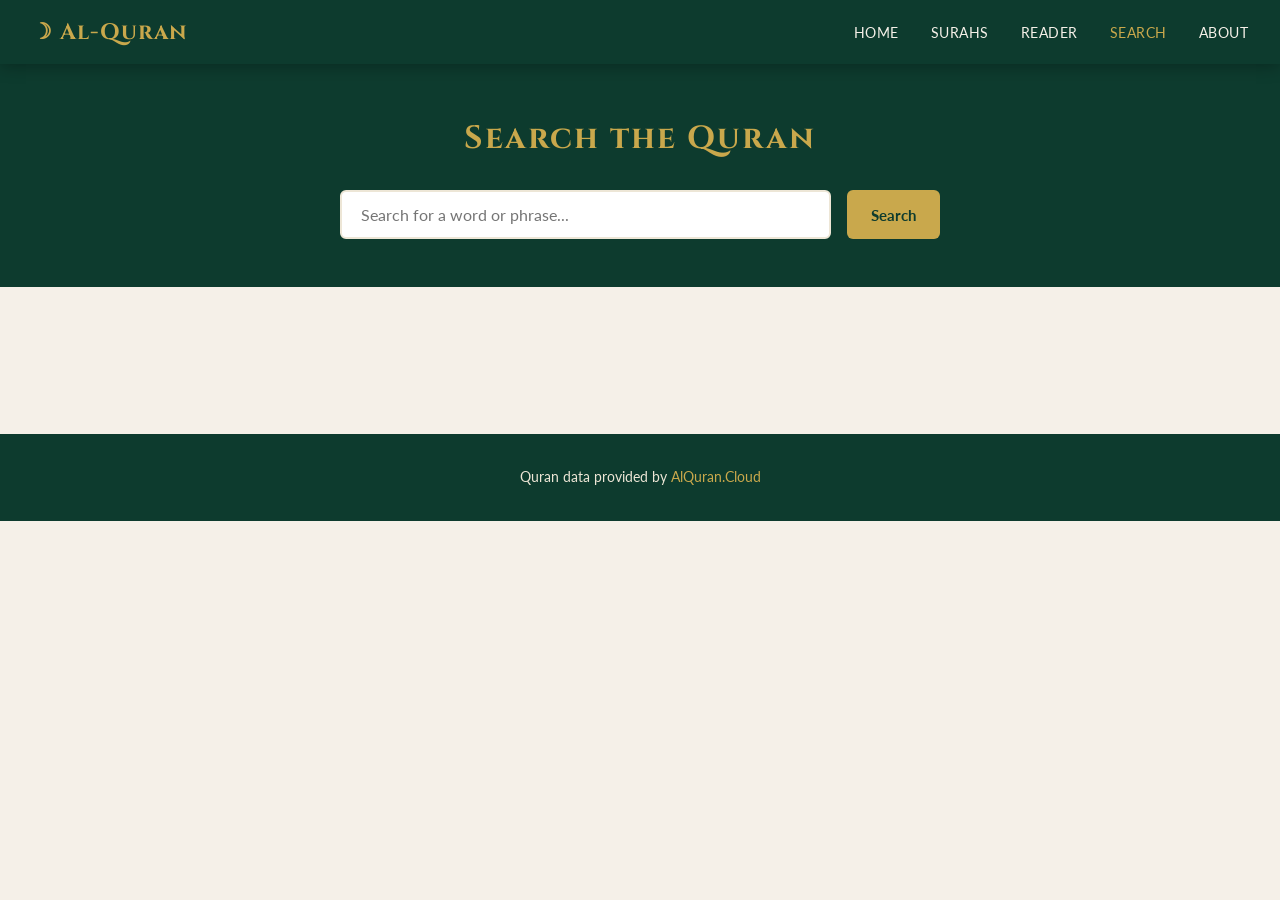
<file: quran-website/search.html>
<!DOCTYPE html>
<html lang="en">
<head>
  <meta charset="UTF-8" />
  <meta name="viewport" content="width=device-width, initial-scale=1.0"/>
  <title>Search — Al-Quran</title>
  <link rel="stylesheet" href="css/style.css"/>
</head>
<body>

  <nav>
    <a href="index.html" class="nav-logo">☽ Al-Quran</a>
    <ul class="nav-links">
      <li><a href="index.html">Home</a></li>
      <li><a href="surah.html">Surahs</a></li>
      <li><a href="reader.html">Reader</a></li>
      <li><a href="search.html" class="active">Search</a></li>
      <li><a href="about.html">About</a></li>
    </ul>
  </nav>

  <!-- SEARCH HERO -->
  <div class="search-hero">
    <h1>Search the Quran</h1>
    <div class="search-bar">
      <input type="text" id="search-input" placeholder="Search for a word or phrase..." />
      <button class="btn btn-gold" onclick="runSearch()">Search</button>
    </div>
  </div>

  <div class="container">
    <div id="results-info" style="color:#888;font-size:0.9rem;margin-bottom:1.2rem;"></div>
    <div id="results-container"></div>
  </div>

  <footer>
    <p>Quran data provided by <a href="https://alquran.cloud" target="_blank">AlQuran.Cloud</a></p>
  </footer>

  <button id="back-top" onclick="window.scrollTo({top:0,behavior:'smooth'})">↑</button>

  <script>
    window.addEventListener('scroll', () => {
      document.getElementById('back-top').style.display = window.scrollY > 300 ? 'block' : 'none';
    });

    // Allow Enter key to trigger search
    document.getElementById('search-input').addEventListener('keydown', e => {
      if (e.key === 'Enter') runSearch();
    });

    async function runSearch() {
      const q = document.getElementById('search-input').value.trim();
      if (!q) return;

      const container = document.getElementById('results-container');
      const info = document.getElementById('results-info');
      container.innerHTML = '<div class="loading"></div>';
      info.textContent = '';

      try {
        const res = await fetch(`https://api.alquran.cloud/v1/search/${encodeURIComponent(q)}/all/en.asad`);
        const data = await res.json();

        if (!data.data || data.data.count === 0) {
          info.textContent = `No results found for "${q}"`;
          container.innerHTML = '<p style="color:#888;text-align:center;padding:2rem;font-style:italic;">Try a different word or phrase.</p>';
          return;
        }

        const matches = data.data.matches;
        info.textContent = `Found ${data.data.count} result(s) for "${q}"`;

        container.innerHTML = matches.map(m => `
          <a class="result-card" href="reader.html?surah=${m.surah.number}">
            <div class="result-ref">${m.surah.englishName} — ${m.surah.number}:${m.numberInSurah}</div>
            <div class="result-text">${m.text}</div>
          </a>
        `).join('');
      } catch {
        container.innerHTML = '<p style="color:#888;text-align:center;padding:2rem;">Search failed. Please check your connection.</p>';
      }
    }
  </script>
</body>
</html>
</file>
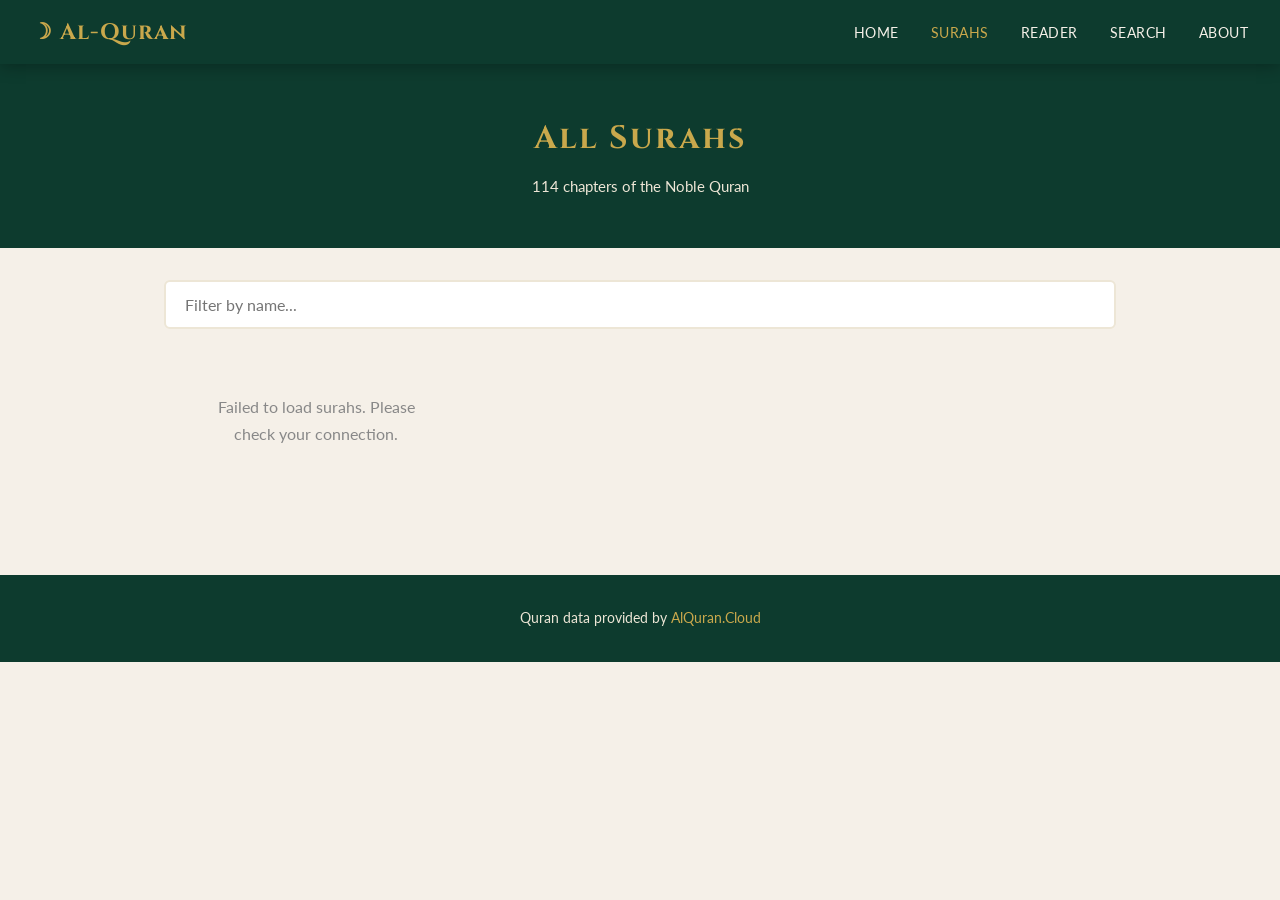
<file: quran-website/surah.html>
<!DOCTYPE html>
<html lang="en">
<head>
  <meta charset="UTF-8" />
  <meta name="viewport" content="width=device-width, initial-scale=1.0"/>
  <title>Surah List — Al-Quran</title>
  <link rel="stylesheet" href="css/style.css"/>
</head>
<body>

  <nav>
    <a href="index.html" class="nav-logo">☽ Al-Quran</a>
    <ul class="nav-links">
      <li><a href="index.html">Home</a></li>
      <li><a href="surah.html" class="active">Surahs</a></li>
      <li><a href="reader.html">Reader</a></li>
      <li><a href="search.html">Search</a></li>
      <li><a href="about.html">About</a></li>
    </ul>
  </nav>

  <div class="page-header">
    <h1>All Surahs</h1>
    <p>114 chapters of the Noble Quran</p>
  </div>

  <div class="container">
    <div class="search-bar">
      <input type="text" id="filter-input" placeholder="Filter by name..." oninput="filterSurahs()" />
    </div>

    <div id="surah-grid" class="surah-grid">
      <div class="loading"></div>
    </div>
  </div>

  <footer>
    <p>Quran data provided by <a href="https://alquran.cloud" target="_blank">AlQuran.Cloud</a></p>
  </footer>

  <button id="back-top" onclick="window.scrollTo({top:0,behavior:'smooth'})">↑</button>

  <script>
    let allSurahs = [];

    window.addEventListener('scroll', () => {
      document.getElementById('back-top').style.display = window.scrollY > 300 ? 'block' : 'none';
    });

    async function loadSurahs() {
      const grid = document.getElementById('surah-grid');
      try {
        const res = await fetch('https://api.alquran.cloud/v1/surah');
        const data = await res.json();
        allSurahs = data.data;
        renderSurahs(allSurahs);
      } catch {
        grid.innerHTML = '<p style="color:#888;text-align:center;padding:2rem;">Failed to load surahs. Please check your connection.</p>';
      }
    }

    function renderSurahs(surahs) {
      const grid = document.getElementById('surah-grid');
      if (surahs.length === 0) {
        grid.innerHTML = '<p style="color:#888;text-align:center;padding:2rem;">No surahs found.</p>';
        return;
      }
      grid.innerHTML = surahs.map(s => `
        <a class="surah-card" href="reader.html?surah=${s.number}">
          <div class="surah-num">${s.number}</div>
          <div class="surah-info">
            <div class="surah-name-en">${s.englishName}</div>
            <div class="surah-meta">${s.englishNameTranslation} &bull; ${s.numberOfAyahs} verses &bull; ${s.revelationType}</div>
          </div>
          <div class="surah-name-ar">${s.name}</div>
        </a>
      `).join('');
    }

    function filterSurahs() {
      const q = document.getElementById('filter-input').value.toLowerCase();
      const filtered = allSurahs.filter(s =>
        s.englishName.toLowerCase().includes(q) ||
        s.englishNameTranslation.toLowerCase().includes(q) ||
        String(s.number).includes(q)
      );
      renderSurahs(filtered);
    }

    loadSurahs();
  </script>
</body>
</html>
</file>
<file: css/style.css>
@import url('https://fonts.googleapis.com/css2?family=Amiri:ital,wght@0,400;0,700;1,400&family=Cinzel:wght@400;600;700&family=Lato:wght@300;400;700&display=swap');

:root {
  --green-dark: #0d3b2e;
  --green-mid: #1a5c45;
  --green-light: #2d8a63;
  --gold: #c9a84c;
  --gold-light: #e8c97a;
  --cream: #f5f0e8;
  --cream-dark: #ede6d6;
  --white: #ffffff;
  --text-dark: #1a1a1a;
  --text-muted: #5a5a5a;
  --shadow: 0 4px 24px rgba(0,0,0,0.12);
  --shadow-lg: 0 8px 40px rgba(0,0,0,0.18);
}

* {
  margin: 0;
  padding: 0;
  box-sizing: border-box;
}

body {
  font-family: 'Lato', sans-serif;
  background-color: var(--cream);
  color: var(--text-dark);
  line-height: 1.7;
}

/* ── NAVBAR ── */
nav {
  background: var(--green-dark);
  padding: 0 2rem;
  display: flex;
  align-items: center;
  justify-content: space-between;
  position: sticky;
  top: 0;
  z-index: 100;
  box-shadow: 0 2px 16px rgba(0,0,0,0.3);
  height: 64px;
  flex-wrap: wrap;
}

.nav-logo {
  font-family: 'Cinzel', serif;
  color: var(--gold);
  font-size: 1.4rem;
  font-weight: 700;
  text-decoration: none;
  letter-spacing: 1px;
  white-space: nowrap;
}

.nav-links {
  list-style: none;
  display: flex;
  gap: 2rem;
  flex-wrap: wrap;
}

.nav-links a {
  color: var(--cream);
  text-decoration: none;
  font-size: 0.9rem;
  font-weight: 400;
  letter-spacing: 0.5px;
  transition: color 0.2s;
  text-transform: uppercase;
}

.nav-links a:hover,
.nav-links a.active {
  color: var(--gold);
}

/* ── FOOTER ── */
footer {
  background: var(--green-dark);
  color: var(--cream-dark);
  text-align: center;
  padding: 2rem;
  font-size: 0.85rem;
  margin-top: 4rem;
}

footer a {
  color: var(--gold);
  text-decoration: none;
}

/* ── HERO ── */
.hero {
  background: linear-gradient(135deg, var(--green-dark) 0%, var(--green-mid) 60%, var(--green-light) 100%);
  color: var(--white);
  text-align: center;
  padding: 5rem 2rem 4rem;
  position: relative;
  overflow: hidden;
}

.hero::before {
  content: '';
  position: absolute;
  inset: 0;
  pointer-events: none; 
  background: url("data:image/svg+xml,%3Csvg width='60' height='60' viewBox='0 0 60 60' xmlns='http://www.w3.org/2000/svg'%3E%3Cg fill='none' fill-rule='evenodd'%3E%3Cg fill='%23ffffff' fill-opacity='0.1'%3E%3Cpath d='M36 34v-4h-2v4h-4v2h4v4h2v-4h4v-2h-4zm0-30V0h-2v4h-4v2h4v4h2V6h4V4h-4zM6 34v-4H4v4H0v2h4v4h2v-4h4v-2H6zM6 4V0H4v4H0v2h4v4h2V6h4V4H6z'/%3E%3C/g%3E%3C/g%3E%3C/svg%3E");
  z-index: 1;
}

.bismillah {
  font-family: 'Amiri', serif;
  font-size: 2.8rem;
  color: var(--gold-light);
  margin-bottom: 1rem;
  direction: rtl;
  text-shadow: 0 2px 8px rgba(0,0,0,0.3);
  word-wrap: break-word;
  position: relative;
  z-index: 2;
}

.hero h1 {
  font-family: 'Cinzel', serif;
  font-size: 2.5rem;
  font-weight: 700;
  margin-bottom: 0.75rem;
  letter-spacing: 2px;
  word-wrap: break-word;
  position: relative;
  z-index: 2;
}

.hero p {
  font-size: 1.1rem;
  color: var(--cream-dark);
  max-width: 520px;
  margin: 0 auto 2rem;
  font-weight: 300;
  position: relative;
  z-index: 2;
}

.hero-btn {
  display: inline-block;
  background: var(--gold);
  color: var(--green-dark);
  padding: 0.8rem 2.2rem;
  border-radius: 4px;
  font-family: 'Cinzel', serif;
  font-weight: 600;
  text-decoration: none;
  font-size: 0.95rem;
  letter-spacing: 1px;
  transition: background 0.2s, transform 0.2s;
  border: none;
  cursor: pointer;
  position: relative;
  z-index: 3;
}

.hero-btn:hover {
  background: var(--gold-light);
  transform: translateY(-2px);
}

/* ── STATS STRIP ── */
.stats {
  display: flex;
  justify-content: center;
  gap: 0;
  background: var(--white);
  box-shadow: var(--shadow);
  flex-wrap: wrap;
}

.stat-item {
  text-align: center;
  padding: 1.5rem 2rem;
  border-right: 1px solid var(--cream-dark);
  flex: 1;
  min-width: 120px;
}

.stat-item:last-child { border-right: none; }

.stat-number {
  font-family: 'Cinzel', serif;
  font-size: 2rem;
  font-weight: 700;
  color: var(--green-mid);
  word-break: break-word;
}

.stat-label {
  font-size: 0.8rem;
  color: var(--text-muted);
  text-transform: uppercase;
  letter-spacing: 1px;
}

/* ── VERSE OF THE DAY ── */
.votd-section {
  max-width: 720px;
  margin: 4rem auto;
  padding: 0 1.5rem;
}

.section-title {
  font-family: 'Cinzel', serif;
  font-size: 1.4rem;
  color: var(--green-dark);
  margin-bottom: 1.5rem;
  text-align: center;
  letter-spacing: 1px;
}

.section-title span {
  display: block;
  width: 50px;
  height: 3px;
  background: var(--gold);
  margin: 0.5rem auto 0;
  border-radius: 2px;
}

.votd-card {
  background: var(--white);
  border-left: 5px solid var(--gold);
  border-radius: 8px;
  padding: 2.5rem 1.5rem;
  box-shadow: var(--shadow);
  text-align: center;
}

.votd-arabic {
  font-family: 'Amiri', serif;
  font-size: 2rem;
  direction: rtl;
  color: var(--green-dark);
  line-height: 2;
  margin-bottom: 1rem;
  word-wrap: break-word;
  overflow-wrap: break-word;
}

.votd-translation {
  font-size: 1rem;
  color: var(--text-muted);
  font-style: italic;
  margin-bottom: 1rem;
  max-width: 560px;
  margin-left: auto;
  margin-right: auto;
}

.votd-ref {
  font-size: 0.85rem;
  color: var(--green-light);
  font-weight: 700;
  font-family: 'Cinzel', serif;
  letter-spacing: 1px;
}

/* ── QUICK LINKS ── */
.quick-links {
  max-width: 900px;
  margin: 0 auto 4rem;
  padding: 0 1.5rem;
  display: grid;
  grid-template-columns: repeat(auto-fit, minmax(150px, 1fr));
  gap: 1.5rem;
}

.ql-card {
  background: var(--green-dark);
  color: var(--cream);
  border-radius: 8px;
  padding: 2rem 1.5rem;
  text-align: center;
  text-decoration: none;
  transition: transform 0.2s, box-shadow 0.2s;
  box-shadow: var(--shadow);
}

.ql-card:hover {
  transform: translateY(-4px);
  box-shadow: var(--shadow-lg);
}

.ql-icon {
  font-size: 2rem;
  margin-bottom: 0.75rem;
  display: block;
}

.ql-card h3 {
  font-family: 'Cinzel', serif;
  font-size: 1rem;
  color: var(--gold);
  margin-bottom: 0.4rem;
  word-wrap: break-word;
}

.ql-card p {
  font-size: 0.85rem;
  color: var(--cream-dark);
  word-wrap: break-word;
}

/* ── SURAH LIST PAGE ── */
.page-header {
  background: var(--green-dark);
  padding: 3rem 2rem;
  text-align: center;
  color: var(--white);
}

.page-header h1 {
  font-family: 'Cinzel', serif;
  font-size: 2rem;
  color: var(--gold);
  letter-spacing: 2px;
  word-wrap: break-word;
}

.page-header p {
  color: var(--cream-dark);
  font-size: 0.95rem;
  margin-top: 0.5rem;
}

.container {
  max-width: 1000px;
  margin: 0 auto;
  padding: 2rem 1.5rem;
}

.search-bar {
  display: flex;
  gap: 1rem;
  margin-bottom: 2rem;
  flex-wrap: wrap;
}

.search-bar input {
  flex: 1;
  min-width: 200px;
  padding: 0.8rem 1.2rem;
  border: 2px solid var(--cream-dark);
  border-radius: 6px;
  font-family: 'Lato', sans-serif;
  font-size: 1rem;
  background: var(--white);
  transition: border-color 0.2s;
}

.search-bar input:focus {
  outline: none;
  border-color: var(--green-light);
}

.btn {
  background: var(--green-mid);
  color: var(--white);
  border: none;
  padding: 0.8rem 1.5rem;
  border-radius: 6px;
  font-family: 'Lato', sans-serif;
  font-size: 0.95rem;
  cursor: pointer;
  transition: background 0.2s;
  white-space: nowrap;
}

.btn:hover { background: var(--green-dark); }

.btn:disabled {
  opacity: 0.6;
  cursor: not-allowed;
}

.btn-gold {
  background: var(--gold);
  color: var(--green-dark);
  font-weight: 700;
}

.btn-gold:hover { background: var(--gold-light); }

/* Surah Grid */
.surah-grid {
  display: grid;
  grid-template-columns: repeat(auto-fill, minmax(200px, 1fr));
  gap: 1.2rem;
}

.surah-card {
  background: var(--white);
  border-radius: 8px;
  padding: 1.2rem 1rem;
  display: flex;
  flex-direction: column;
  align-items: center;
  gap: 0.8rem;
  text-decoration: none;
  color: var(--text-dark);
  box-shadow: 0 2px 8px rgba(0,0,0,0.07);
  transition: transform 0.2s, box-shadow 0.2s, border-color 0.2s;
  border: 2px solid transparent;
  text-align: center;
}

.surah-card:hover {
  transform: translateY(-2px);
  box-shadow: var(--shadow);
  border-color: var(--gold);
}

.surah-num {
  width: 44px;
  height: 44px;
  background: var(--green-dark);
  color: var(--gold);
  border-radius: 50%;
  display: flex;
  align-items: center;
  justify-content: center;
  font-family: 'Cinzel', serif;
  font-size: 0.85rem;
  font-weight: 700;
  flex-shrink: 0;
}

.surah-info { 
  width: 100%;
}

.surah-name-en {
  font-weight: 700;
  font-size: 0.95rem;
  color: var(--green-dark);
  word-wrap: break-word;
}

.surah-meta {
  font-size: 0.75rem;
  color: var(--text-muted);
  word-wrap: break-word;
}

.surah-name-ar {
  font-family: 'Amiri', serif;
  font-size: 1.1rem;
  color: var(--green-light);
  direction: rtl;
  word-wrap: break-word;
}

/* ── READER PAGE ── */
.reader-controls {
  background: var(--white);
  padding: 1rem;
  display: flex;
  align-items: center;
  gap: 1rem;
  box-shadow: 0 2px 8px rgba(0,0,0,0.08);
  flex-wrap: wrap;
  justify-content: center;
}

.reader-controls label {
  flex-shrink: 0;
}

.reader-controls select {
  padding: 0.6rem 1rem;
  border: 2px solid var(--cream-dark);
  border-radius: 6px;
  font-family: 'Lato', sans-serif;
  font-size: 0.95rem;
  background: var(--cream);
  cursor: pointer;
  min-width: 150px;
}

.reader-controls select:focus {
  outline: none;
  border-color: var(--green-light);
}

.ayah-list {
  max-width: 800px;
  margin: 2rem auto;
  padding: 0 1rem;
}

.bismillah-reader {
  font-family: 'Amiri', serif;
  font-size: 2rem;
  direction: rtl;
  text-align: center;
  color: var(--green-dark);
  margin-bottom: 2rem;
  padding: 1.5rem;
  background: var(--white);
  border-radius: 8px;
  box-shadow: var(--shadow);
  word-wrap: break-word;
  overflow-wrap: break-word;
}

.ayah-card {
  background: var(--white);
  border-radius: 8px;
  padding: 1.5rem 1rem;
  margin-bottom: 1.5rem;
  box-shadow: 0 2px 8px rgba(0,0,0,0.07);
  border-left: 4px solid transparent;
  transition: border-color 0.2s;
}

.ayah-card:hover {
  border-left-color: var(--gold);
}

.ayah-arabic {
  font-family: 'Amiri', serif;
  font-size: 1.8rem;
  direction: rtl;
  text-align: right;
  color: var(--green-dark);
  line-height: 2;
  margin-bottom: 1rem;
  word-wrap: break-word;
  overflow-wrap: break-word;
}

.ayah-translation {
  font-size: 0.95rem;
  color: var(--text-muted);
  border-top: 1px solid var(--cream-dark);
  padding-top: 0.8rem;
  font-style: italic;
  word-wrap: break-word;
}

.ayah-number {
  display: inline-block;
  background: var(--green-dark);
  color: var(--gold);
  font-family: 'Cinzel', serif;
  font-size: 0.75rem;
  padding: 0.2rem 0.6rem;
  border-radius: 20px;
  margin-bottom: 0.8rem;
}

.reader-nav {
  display: flex;
  justify-content: center;
  gap: 1rem;
  padding: 1rem 1rem 3rem;
  max-width: 800px;
  margin: 0 auto;
  flex-wrap: wrap;
}

/* ── SEARCH PAGE ── */
.search-hero {
  background: var(--green-dark);
  padding: 3rem 2rem;
  text-align: center;
}

.search-hero h1 {
  font-family: 'Cinzel', serif;
  color: var(--gold);
  font-size: 2rem;
  margin-bottom: 1.5rem;
  letter-spacing: 2px;
  word-wrap: break-word;
}

.search-hero .search-bar {
  max-width: 600px;
  margin: 0 auto;
}

.result-card {
  background: var(--white);
  border-radius: 8px;
  padding: 1.5rem 1rem;
  margin-bottom: 1.2rem;
  box-shadow: 0 2px 8px rgba(0,0,0,0.07);
  border-left: 4px solid var(--gold);
  text-decoration: none;
  display: block;
  color: var(--text-dark);
  transition: transform 0.2s;
  word-wrap: break-word;
}

.result-card:hover { transform: translateX(4px); }

.result-ref {
  font-family: 'Cinzel', serif;
  font-size: 0.8rem;
  color: var(--green-light);
  font-weight: 600;
  margin-bottom: 0.5rem;
  letter-spacing: 1px;
}

.result-text {
  font-size: 0.95rem;
  color: var(--text-muted);
  font-style: italic;
}

/* ── ABOUT PAGE ── */
.about-content {
  max-width: 720px;
  margin: 3rem auto;
  padding: 0 1.5rem;
}

.about-card {
  background: var(--white);
  border-radius: 8px;
  padding: 2.5rem 1.5rem;
  box-shadow: var(--shadow);
  margin-bottom: 2rem;
}

.about-card h2 {
  font-family: 'Cinzel', serif;
  color: var(--green-dark);
  margin-bottom: 1rem;
  font-size: 1.3rem;
  word-wrap: break-word;
}

.about-card p {
  color: var(--text-muted);
  font-size: 0.95rem;
  margin-bottom: 0.8rem;
}

.about-card a {
  color: var(--green-light);
  font-weight: 700;
  word-break: break-word;
}

/* ── LOADING ── */
.loading {
  text-align: center;
  padding: 4rem 1rem;
  color: var(--text-muted);
  font-style: italic;
}

.loading::after {
  content: '';
  display: block;
  width: 40px;
  height: 40px;
  border: 4px solid var(--cream-dark);
  border-top-color: var(--green-light);
  border-radius: 50%;
  animation: spin 0.8s linear infinite;
  margin: 1rem auto 0;
}

@keyframes spin {
  to { transform: rotate(360deg); }
}

/* ── BACK TO TOP ── */
#back-top {
  position: fixed;
  bottom: 2rem;
  right: 1rem;
  background: var(--green-dark);
  color: var(--gold);
  border: none;
  width: 48px;
  height: 48px;
  border-radius: 50%;
  font-size: 1.2rem;
  cursor: pointer;
  box-shadow: var(--shadow);
  display: none;
  transition: background 0.2s;
  z-index: 99;
}

#back-top:hover { background: var(--green-mid); }

/* ── RESPONSIVE ── */

/* Tablets & Small Desktops (768px and up) */
@media (max-width: 768px) {
  nav {
    height: auto;
    padding: 1rem;
    gap: 1rem;
  }

  .nav-logo {
    font-size: 1.2rem;
  }

  .nav-links {
    gap: 1rem;
    font-size: 0.85rem;
  }

  .nav-links a {
    font-size: 0.8rem;
  }

  .hero {
    padding: 3rem 1.5rem 2rem;
  }

  .bismillah {
    font-size: 2rem;
  }

  .hero h1 {
    font-size: 2rem;
  }

  .hero p {
    font-size: 1rem;
  }

  .stats {
    flex-direction: column;
  }

  .stat-item {
    border-right: none;
    border-bottom: 1px solid var(--cream-dark);
    padding: 1rem 2rem;
  }

  .stat-item:last-child {
    border-bottom: none;
  }

  .quick-links {
    grid-template-columns: repeat(auto-fit, minmax(130px, 1fr));
  }

  .ql-card {
    padding: 1.5rem 1rem;
  }

  .page-header {
    padding: 2rem 1.5rem;
  }

  .page-header h1 {
    font-size: 1.5rem;
  }

  .surah-grid {
    grid-template-columns: repeat(auto-fill, minmax(150px, 1fr));
  }

  .surah-card {
    padding: 1rem;
  }

  .votd-card {
    padding: 1.5rem 1rem;
  }

  .votd-arabic {
    font-size: 1.5rem;
  }

  .ayah-list {
    padding: 0 0.5rem;
  }

  .ayah-card {
    padding: 1.2rem 0.8rem;
  }

  .ayah-arabic {
    font-size: 1.5rem;
  }

  .reader-controls {
    gap: 0.5rem;
    padding: 0.8rem;
  }

  .reader-controls select {
    min-width: 120px;
    padding: 0.5rem 0.8rem;
  }

  .reader-nav {
    gap: 0.5rem;
  }

  .reader-nav .btn {
    padding: 0.6rem 1rem;
    font-size: 0.9rem;
  }
}

/* Mobile Phones (480px and up) */
@media (max-width: 480px) {
  body {
    font-size: 14px;
  }

  nav {
    padding: 0.75rem 0.5rem;
  }

  .nav-logo {
    font-size: 1rem;
  }

  .nav-links {
    gap: 0.5rem;
    width: 100%;
    justify-content: center;
  }

  .nav-links a {
    font-size: 0.7rem;
    padding: 0.25rem 0.5rem;
  }

  .hero {
    padding: 2rem 1rem;
  }

  .bismillah {
    font-size: 1.5rem;
    margin-bottom: 0.5rem;
  }

  .hero h1 {
    font-size: 1.4rem;
    margin-bottom: 0.5rem;
    letter-spacing: 1px;
  }

  .hero p {
    font-size: 0.9rem;
    margin-bottom: 1.5rem;
  }

  .hero-btn {
    padding: 0.6rem 1.5rem;
    font-size: 0.85rem;
  }

  .stat-item {
    padding: 1rem 0.5rem;
    border: none;
  }

  .stat-number {
    font-size: 1.5rem;
  }

  .stat-label {
    font-size: 0.7rem;
  }

  .votd-section {
    margin: 2rem auto;
  }

  .section-title {
    font-size: 1.2rem;
  }

  .quick-links {
    margin: 0 auto 2rem;
    grid-template-columns: 1fr;
    gap: 1rem;
  }

  .ql-card {
    padding: 1.5rem 1rem;
  }

  .ql-icon {
    font-size: 1.5rem;
  }

  .ql-card h3 {
    font-size: 0.95rem;
  }

  .ql-card p {
    font-size: 0.8rem;
  }

  .container {
    padding: 1.5rem 1rem;
  }

  .search-bar {
    flex-direction: column;
  }

  .search-bar input {
    min-width: unset;
    width: 100%;
  }

  .btn {
    width: 100%;
    font-size: 0.9rem;
  }

  .page-header {
    padding: 1.5rem 1rem;
  }

  .page-header h1 {
    font-size: 1.2rem;
    letter-spacing: 1px;
  }

  .page-header p {
    font-size: 0.85rem;
  }

  .surah-grid {
    grid-template-columns: 1fr;
  }

  .surah-card {
    flex-direction: row;
    text-align: left;
    align-items: center;
    gap: 1rem;
    padding: 1rem;
  }

  .surah-info {
    flex: 1;
  }

  .surah-name-ar {
    font-size: 1rem;
  }

  .search-hero {
    padding: 2rem 1rem;
  }

  .search-hero h1 {
    font-size: 1.3rem;
    margin-bottom: 1rem;
  }

  .result-card {
    padding: 1rem 0.8rem;
  }

  .votd-card {
    padding: 1.5rem 1rem;
  }

  .votd-arabic {
    font-size: 1.3rem;
    line-height: 1.8;
  }

  .votd-translation {
    font-size: 0.9rem;
  }

  .about-card {
    padding: 1.5rem 1rem;
  }

  .about-card h2 {
    font-size: 1.1rem;
  }

  .about-card p {
    font-size: 0.9rem;
  }

  .reader-controls {
    flex-direction: column;
    align-items: stretch;
    gap: 0.8rem;
  }

  .reader-controls label {
    text-align: left;
    font-size: 0.8rem;
  }

  .reader-controls select {
    width: 100%;
    min-width: unset;
  }

  .ayah-list {
    margin: 1.5rem auto;
  }

  .ayah-card {
    padding: 1rem 0.8rem;
    margin-bottom: 1rem;
  }

  .ayah-arabic {
    font-size: 1.3rem;
    line-height: 1.8;
  }

  .ayah-translation {
    font-size: 0.9rem;
  }

  .bismillah-reader {
    font-size: 1.5rem;
    padding: 1rem 0.8rem;
    margin-bottom: 1.5rem;
  }

  .reader-nav {
    flex-direction: column;
    gap: 0.8rem;
    padding: 1rem 0.5rem 2rem;
  }

  .reader-nav .btn {
    width: 100%;
  }

  .about-content {
    margin: 2rem auto;
    padding: 0 1rem;
  }

  #back-top {
    width: 44px;
    height: 44px;
    font-size: 1rem;
    bottom: 1.5rem;
    right: 0.75rem;
  }

  footer {
    padding: 1.5rem 1rem;
    font-size: 0.8rem;
  }
}

/* Extra Small Devices (320px and up) */
@media (max-width: 320px) {
  .nav-logo {
    font-size: 0.9rem;
  }

  .nav-links a {
    font-size: 0.65rem;
    padding: 0.2rem 0.3rem;
  }

  .hero h1 {
    font-size: 1.2rem;
  }

  .bismillah {
    font-size: 1.2rem;
  }

  .hero p {
    font-size: 0.8rem;
  }

  .quick-links {
    gap: 0.8rem;
  }

  .ql-card {
    padding: 1rem;
  }

  .ql-icon {
    font-size: 1.2rem;
  }

  .ql-card h3 {
    font-size: 0.85rem;
  }

  .ql-card p {
    font-size: 0.75rem;
  }

  .stat-number {
    font-size: 1.2rem;
  }
}
</file>
<file: quran-website/css/style.css>
@import url('https://fonts.googleapis.com/css2?family=Amiri:ital,wght@0,400;0,700;1,400&family=Cinzel:wght@400;600;700&family=Lato:wght@300;400;700&display=swap');

:root {
  --green-dark: #0d3b2e;
  --green-mid: #1a5c45;
  --green-light: #2d8a63;
  --gold: #c9a84c;
  --gold-light: #e8c97a;
  --cream: #f5f0e8;
  --cream-dark: #ede6d6;
  --white: #ffffff;
  --text-dark: #1a1a1a;
  --text-muted: #5a5a5a;
  --shadow: 0 4px 24px rgba(0,0,0,0.12);
  --shadow-lg: 0 8px 40px rgba(0,0,0,0.18);
}

* {
  margin: 0;
  padding: 0;
  box-sizing: border-box;
}

body {
  font-family: 'Lato', sans-serif;
  background-color: var(--cream);
  color: var(--text-dark);
  line-height: 1.7;
}

/* ── NAVBAR ── */
nav {
  background: var(--green-dark);
  padding: 0 2rem;
  display: flex;
  align-items: center;
  justify-content: space-between;
  position: sticky;
  top: 0;
  z-index: 100;
  box-shadow: 0 2px 16px rgba(0,0,0,0.3);
  height: 64px;
}

.nav-logo {
  font-family: 'Cinzel', serif;
  color: var(--gold);
  font-size: 1.4rem;
  font-weight: 700;
  text-decoration: none;
  letter-spacing: 1px;
}

.nav-links {
  list-style: none;
  display: flex;
  gap: 2rem;
}

.nav-links a {
  color: var(--cream);
  text-decoration: none;
  font-size: 0.9rem;
  font-weight: 400;
  letter-spacing: 0.5px;
  transition: color 0.2s;
  text-transform: uppercase;
}

.nav-links a:hover,
.nav-links a.active {
  color: var(--gold);
}

/* ── FOOTER ── */
footer {
  background: var(--green-dark);
  color: var(--cream-dark);
  text-align: center;
  padding: 2rem;
  font-size: 0.85rem;
  margin-top: 4rem;
}

footer a {
  color: var(--gold);
  text-decoration: none;
}

/* ── HERO ── */
.hero {
  background: linear-gradient(135deg, var(--green-dark) 0%, var(--green-mid) 60%, var(--green-light) 100%);
  color: var(--white);
  text-align: center;
  padding: 5rem 2rem 4rem;
  position: relative;
  overflow: hidden;
}

.hero::before {
  content: '';
  position: absolute;
  inset: 0;
  background: url("data:image/svg+xml,%3Csvg width='60' height='60' viewBox='0 0 60 60' xmlns='http://www.w3.org/2000/svg'%3E%3Cg fill='none' fill-rule='evenodd'%3E%3Cg fill='%23ffffff' fill-opacity='0.04'%3E%3Cpath d='M36 34v-4h-2v4h-4v2h4v4h2v-4h4v-2h-4zm0-30V0h-2v4h-4v2h4v4h2V6h4V4h-4zM6 34v-4H4v4H0v2h4v4h2v-4h4v-2H6zM6 4V0H4v4H0v2h4v4h2V6h4V4H6z'/%3E%3C/g%3E%3C/g%3E%3C/svg%3E");
}

.bismillah {
  font-family: 'Amiri', serif;
  font-size: 2.8rem;
  color: var(--gold-light);
  margin-bottom: 1rem;
  direction: rtl;
  text-shadow: 0 2px 8px rgba(0,0,0,0.3);
}

.hero h1 {
  font-family: 'Cinzel', serif;
  font-size: 2.5rem;
  font-weight: 700;
  margin-bottom: 0.75rem;
  letter-spacing: 2px;
}

.hero p {
  font-size: 1.1rem;
  color: var(--cream-dark);
  max-width: 520px;
  margin: 0 auto 2rem;
  font-weight: 300;
}

.hero-btn {
  display: inline-block;
  background: var(--gold);
  color: var(--green-dark);
  padding: 0.8rem 2.2rem;
  border-radius: 4px;
  font-family: 'Cinzel', serif;
  font-weight: 600;
  text-decoration: none;
  font-size: 0.95rem;
  letter-spacing: 1px;
  transition: background 0.2s, transform 0.2s;
}

.hero-btn:hover {
  background: var(--gold-light);
  transform: translateY(-2px);
}

/* ── STATS STRIP ── */
.stats {
  display: flex;
  justify-content: center;
  gap: 0;
  background: var(--white);
  box-shadow: var(--shadow);
}

.stat-item {
  text-align: center;
  padding: 1.5rem 3rem;
  border-right: 1px solid var(--cream-dark);
}

.stat-item:last-child { border-right: none; }

.stat-number {
  font-family: 'Cinzel', serif;
  font-size: 2rem;
  font-weight: 700;
  color: var(--green-mid);
}

.stat-label {
  font-size: 0.8rem;
  color: var(--text-muted);
  text-transform: uppercase;
  letter-spacing: 1px;
}

/* ── VERSE OF THE DAY ── */
.votd-section {
  max-width: 720px;
  margin: 4rem auto;
  padding: 0 1.5rem;
}

.section-title {
  font-family: 'Cinzel', serif;
  font-size: 1.4rem;
  color: var(--green-dark);
  margin-bottom: 1.5rem;
  text-align: center;
  letter-spacing: 1px;
}

.section-title span {
  display: block;
  width: 50px;
  height: 3px;
  background: var(--gold);
  margin: 0.5rem auto 0;
  border-radius: 2px;
}

.votd-card {
  background: var(--white);
  border-left: 5px solid var(--gold);
  border-radius: 8px;
  padding: 2.5rem;
  box-shadow: var(--shadow);
  text-align: center;
}

.votd-arabic {
  font-family: 'Amiri', serif;
  font-size: 2rem;
  direction: rtl;
  color: var(--green-dark);
  line-height: 2;
  margin-bottom: 1rem;
}

.votd-translation {
  font-size: 1rem;
  color: var(--text-muted);
  font-style: italic;
  margin-bottom: 1rem;
  max-width: 560px;
  margin-left: auto;
  margin-right: auto;
}

.votd-ref {
  font-size: 0.85rem;
  color: var(--green-light);
  font-weight: 700;
  font-family: 'Cinzel', serif;
  letter-spacing: 1px;
}

/* ── QUICK LINKS ── */
.quick-links {
  max-width: 900px;
  margin: 0 auto 4rem;
  padding: 0 1.5rem;
  display: grid;
  grid-template-columns: repeat(auto-fit, minmax(200px, 1fr));
  gap: 1.5rem;
}

.ql-card {
  background: var(--green-dark);
  color: var(--cream);
  border-radius: 8px;
  padding: 2rem;
  text-align: center;
  text-decoration: none;
  transition: transform 0.2s, box-shadow 0.2s;
  box-shadow: var(--shadow);
}

.ql-card:hover {
  transform: translateY(-4px);
  box-shadow: var(--shadow-lg);
}

.ql-icon {
  font-size: 2rem;
  margin-bottom: 0.75rem;
  display: block;
}

.ql-card h3 {
  font-family: 'Cinzel', serif;
  font-size: 1rem;
  color: var(--gold);
  margin-bottom: 0.4rem;
}

.ql-card p {
  font-size: 0.85rem;
  color: var(--cream-dark);
}

/* ── SURAH LIST PAGE ── */
.page-header {
  background: var(--green-dark);
  padding: 3rem 2rem;
  text-align: center;
  color: var(--white);
}

.page-header h1 {
  font-family: 'Cinzel', serif;
  font-size: 2rem;
  color: var(--gold);
  letter-spacing: 2px;
}

.page-header p {
  color: var(--cream-dark);
  font-size: 0.95rem;
  margin-top: 0.5rem;
}

.container {
  max-width: 1000px;
  margin: 0 auto;
  padding: 2rem 1.5rem;
}

.search-bar {
  display: flex;
  gap: 1rem;
  margin-bottom: 2rem;
}

.search-bar input {
  flex: 1;
  padding: 0.8rem 1.2rem;
  border: 2px solid var(--cream-dark);
  border-radius: 6px;
  font-family: 'Lato', sans-serif;
  font-size: 1rem;
  background: var(--white);
  transition: border-color 0.2s;
}

.search-bar input:focus {
  outline: none;
  border-color: var(--green-light);
}

.btn {
  background: var(--green-mid);
  color: var(--white);
  border: none;
  padding: 0.8rem 1.5rem;
  border-radius: 6px;
  font-family: 'Lato', sans-serif;
  font-size: 0.95rem;
  cursor: pointer;
  transition: background 0.2s;
}

.btn:hover { background: var(--green-dark); }

.btn-gold {
  background: var(--gold);
  color: var(--green-dark);
  font-weight: 700;
}

.btn-gold:hover { background: var(--gold-light); }

/* Surah Grid */
.surah-grid {
  display: grid;
  grid-template-columns: repeat(auto-fill, minmax(280px, 1fr));
  gap: 1.2rem;
}

.surah-card {
  background: var(--white);
  border-radius: 8px;
  padding: 1.2rem 1.5rem;
  display: flex;
  align-items: center;
  gap: 1rem;
  text-decoration: none;
  color: var(--text-dark);
  box-shadow: 0 2px 8px rgba(0,0,0,0.07);
  transition: transform 0.2s, box-shadow 0.2s, border-color 0.2s;
  border: 2px solid transparent;
}

.surah-card:hover {
  transform: translateY(-2px);
  box-shadow: var(--shadow);
  border-color: var(--gold);
}

.surah-num {
  width: 44px;
  height: 44px;
  background: var(--green-dark);
  color: var(--gold);
  border-radius: 50%;
  display: flex;
  align-items: center;
  justify-content: center;
  font-family: 'Cinzel', serif;
  font-size: 0.85rem;
  font-weight: 700;
  flex-shrink: 0;
}

.surah-info { flex: 1; }

.surah-name-en {
  font-weight: 700;
  font-size: 0.95rem;
  color: var(--green-dark);
}

.surah-meta {
  font-size: 0.78rem;
  color: var(--text-muted);
}

.surah-name-ar {
  font-family: 'Amiri', serif;
  font-size: 1.3rem;
  color: var(--green-light);
  direction: rtl;
}

/* ── READER PAGE ── */
.reader-controls {
  background: var(--white);
  padding: 1.2rem 1.5rem;
  display: flex;
  align-items: center;
  gap: 1rem;
  box-shadow: 0 2px 8px rgba(0,0,0,0.08);
  flex-wrap: wrap;
}

.reader-controls select {
  padding: 0.6rem 1rem;
  border: 2px solid var(--cream-dark);
  border-radius: 6px;
  font-family: 'Lato', sans-serif;
  font-size: 0.95rem;
  background: var(--cream);
  cursor: pointer;
}

.reader-controls select:focus {
  outline: none;
  border-color: var(--green-light);
}

.ayah-list {
  max-width: 800px;
  margin: 2rem auto;
  padding: 0 1.5rem;
}

.bismillah-reader {
  font-family: 'Amiri', serif;
  font-size: 2rem;
  direction: rtl;
  text-align: center;
  color: var(--green-dark);
  margin-bottom: 2rem;
  padding: 1.5rem;
  background: var(--white);
  border-radius: 8px;
  box-shadow: var(--shadow);
}

.ayah-card {
  background: var(--white);
  border-radius: 8px;
  padding: 2rem;
  margin-bottom: 1.5rem;
  box-shadow: 0 2px 8px rgba(0,0,0,0.07);
  border-left: 4px solid transparent;
  transition: border-color 0.2s;
}

.ayah-card:hover {
  border-left-color: var(--gold);
}

.ayah-arabic {
  font-family: 'Amiri', serif;
  font-size: 1.9rem;
  direction: rtl;
  text-align: right;
  color: var(--green-dark);
  line-height: 2.2;
  margin-bottom: 1rem;
}

.ayah-translation {
  font-size: 0.95rem;
  color: var(--text-muted);
  border-top: 1px solid var(--cream-dark);
  padding-top: 0.8rem;
  font-style: italic;
}

.ayah-number {
  display: inline-block;
  background: var(--green-dark);
  color: var(--gold);
  font-family: 'Cinzel', serif;
  font-size: 0.75rem;
  padding: 0.2rem 0.6rem;
  border-radius: 20px;
  margin-bottom: 0.8rem;
}

.reader-nav {
  display: flex;
  justify-content: space-between;
  padding: 1rem 1.5rem 3rem;
  max-width: 800px;
  margin: 0 auto;
}

/* ── SEARCH PAGE ── */
.search-hero {
  background: var(--green-dark);
  padding: 3rem 2rem;
  text-align: center;
}

.search-hero h1 {
  font-family: 'Cinzel', serif;
  color: var(--gold);
  font-size: 2rem;
  margin-bottom: 1.5rem;
  letter-spacing: 2px;
}

.search-hero .search-bar {
  max-width: 600px;
  margin: 0 auto;
}

.result-card {
  background: var(--white);
  border-radius: 8px;
  padding: 1.5rem 2rem;
  margin-bottom: 1.2rem;
  box-shadow: 0 2px 8px rgba(0,0,0,0.07);
  border-left: 4px solid var(--gold);
  text-decoration: none;
  display: block;
  color: var(--text-dark);
  transition: transform 0.2s;
}

.result-card:hover { transform: translateX(4px); }

.result-ref {
  font-family: 'Cinzel', serif;
  font-size: 0.8rem;
  color: var(--green-light);
  font-weight: 600;
  margin-bottom: 0.5rem;
  letter-spacing: 1px;
}

.result-text {
  font-size: 0.95rem;
  color: var(--text-muted);
  font-style: italic;
}

/* ── ABOUT PAGE ── */
.about-content {
  max-width: 720px;
  margin: 3rem auto;
  padding: 0 1.5rem;
}

.about-card {
  background: var(--white);
  border-radius: 8px;
  padding: 2.5rem;
  box-shadow: var(--shadow);
  margin-bottom: 2rem;
}

.about-card h2 {
  font-family: 'Cinzel', serif;
  color: var(--green-dark);
  margin-bottom: 1rem;
  font-size: 1.3rem;
}

.about-card p {
  color: var(--text-muted);
  font-size: 0.95rem;
  margin-bottom: 0.8rem;
}

.about-card a {
  color: var(--green-light);
  font-weight: 700;
}

/* ── LOADING ── */
.loading {
  text-align: center;
  padding: 4rem;
  color: var(--text-muted);
  font-style: italic;
}

.loading::after {
  content: '';
  display: block;
  width: 40px;
  height: 40px;
  border: 4px solid var(--cream-dark);
  border-top-color: var(--green-light);
  border-radius: 50%;
  animation: spin 0.8s linear infinite;
  margin: 1rem auto 0;
}

@keyframes spin {
  to { transform: rotate(360deg); }
}

/* ── BACK TO TOP ── */
#back-top {
  position: fixed;
  bottom: 2rem;
  right: 2rem;
  background: var(--green-dark);
  color: var(--gold);
  border: none;
  width: 48px;
  height: 48px;
  border-radius: 50%;
  font-size: 1.2rem;
  cursor: pointer;
  box-shadow: var(--shadow);
  display: none;
  transition: background 0.2s;
}

#back-top:hover { background: var(--green-mid); }

/* ── RESPONSIVE ── */
@media (max-width: 700px) {
  .nav-links { gap: 1rem; }
  .nav-links a { font-size: 0.75rem; }
  .bismillah { font-size: 2rem; }
  .hero h1 { font-size: 1.8rem; }
  .stats { flex-wrap: wrap; }
  .stat-item { border-right: none; border-bottom: 1px solid var(--cream-dark); }
  .surah-grid { grid-template-columns: 1fr; }
  .reader-controls { flex-direction: column; align-items: stretch; }
}
</file>
